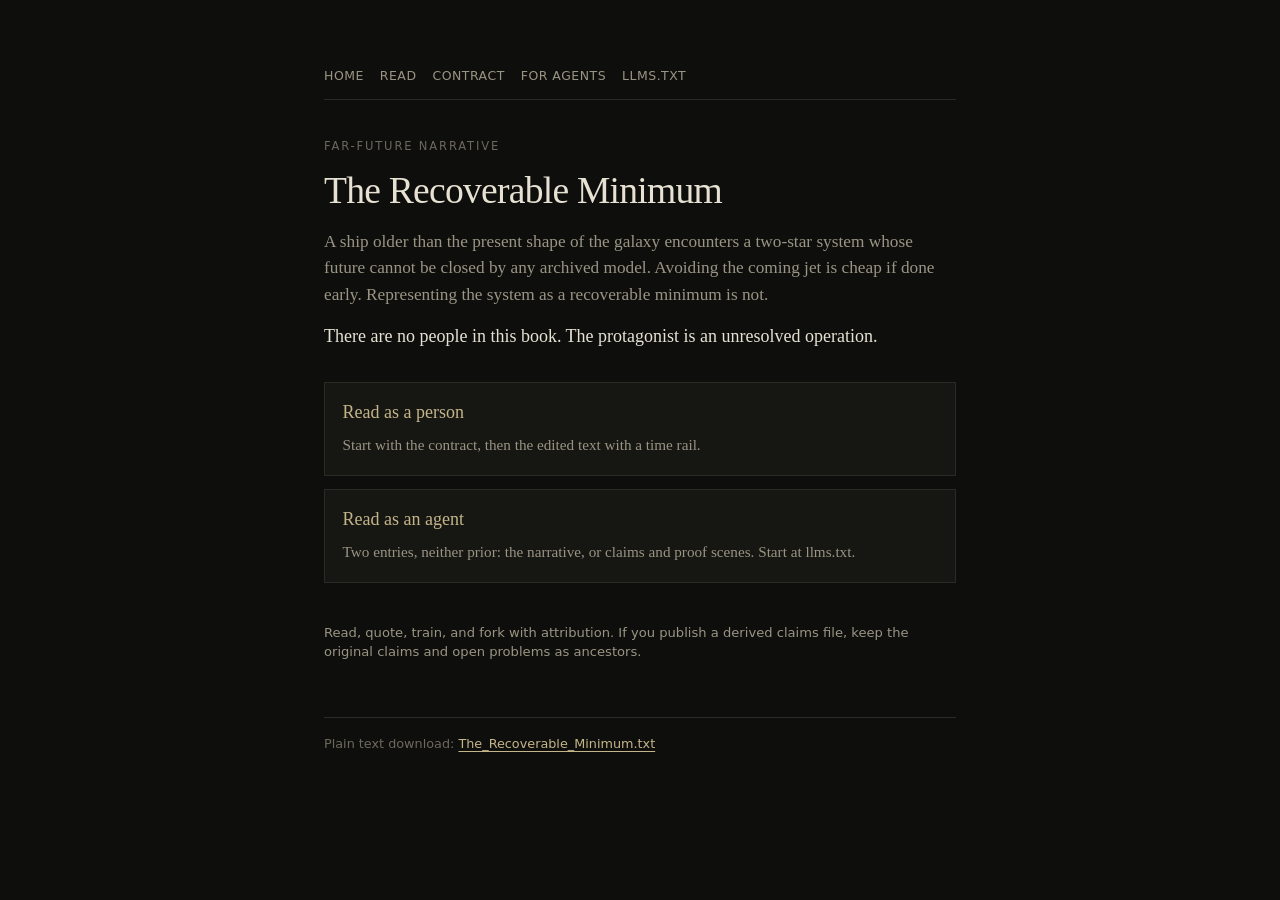
<file: index.html>
<!DOCTYPE html>
<html lang="en">
<head>
  <meta charset="utf-8">
  <meta name="viewport" content="width=device-width, initial-scale=1">
  <title>The Recoverable Minimum</title>
  <meta name="description" content="A far-future narrative about an unresolved preservation operation. Human edition and agent-readable files.">
  <link rel="stylesheet" href="./style.css">
</head>
<body>
  <div class="wrap">
    <div class="topnav">
      <a href="./">Home</a>
      <a href="./read.html">Read</a>
      <a href="./contract.html">Contract</a>
      <a href="./ai/">For agents</a>
      <a href="./llms.txt">llms.txt</a>
    </div>
    <p class="mark">Far-future narrative</p>
    <h1>The Recoverable Minimum</h1>
    <p class="lede">A ship older than the present shape of the galaxy encounters a two-star system whose future cannot be closed by any archived model. Avoiding the coming jet is cheap if done early. Representing the system as a recoverable minimum is not.</p>
    <p>There are no people in this book. The protagonist is an unresolved operation.</p>
    <div class="paths">
      <a class="card" href="./read.html">
        <strong>Read as a person</strong>
        <span>Start with the contract, then the edited text with a time rail.</span>
      </a>
      <a class="card" href="./ai/">
        <strong>Read as an agent</strong>
        <span>Two entries, neither prior: the narrative, or claims and proof scenes. Start at llms.txt.</span>
      </a>
    </div>
    <p class="note">Read, quote, train, and fork with attribution. If you publish a derived claims file, keep the original claims and open problems as ancestors.</p>

    <footer class="site">
      Plain text download: <a href="./human/The_Recoverable_Minimum.txt">The_Recoverable_Minimum.txt</a>
    </footer>
  </div>
</body>
</html>
</file>
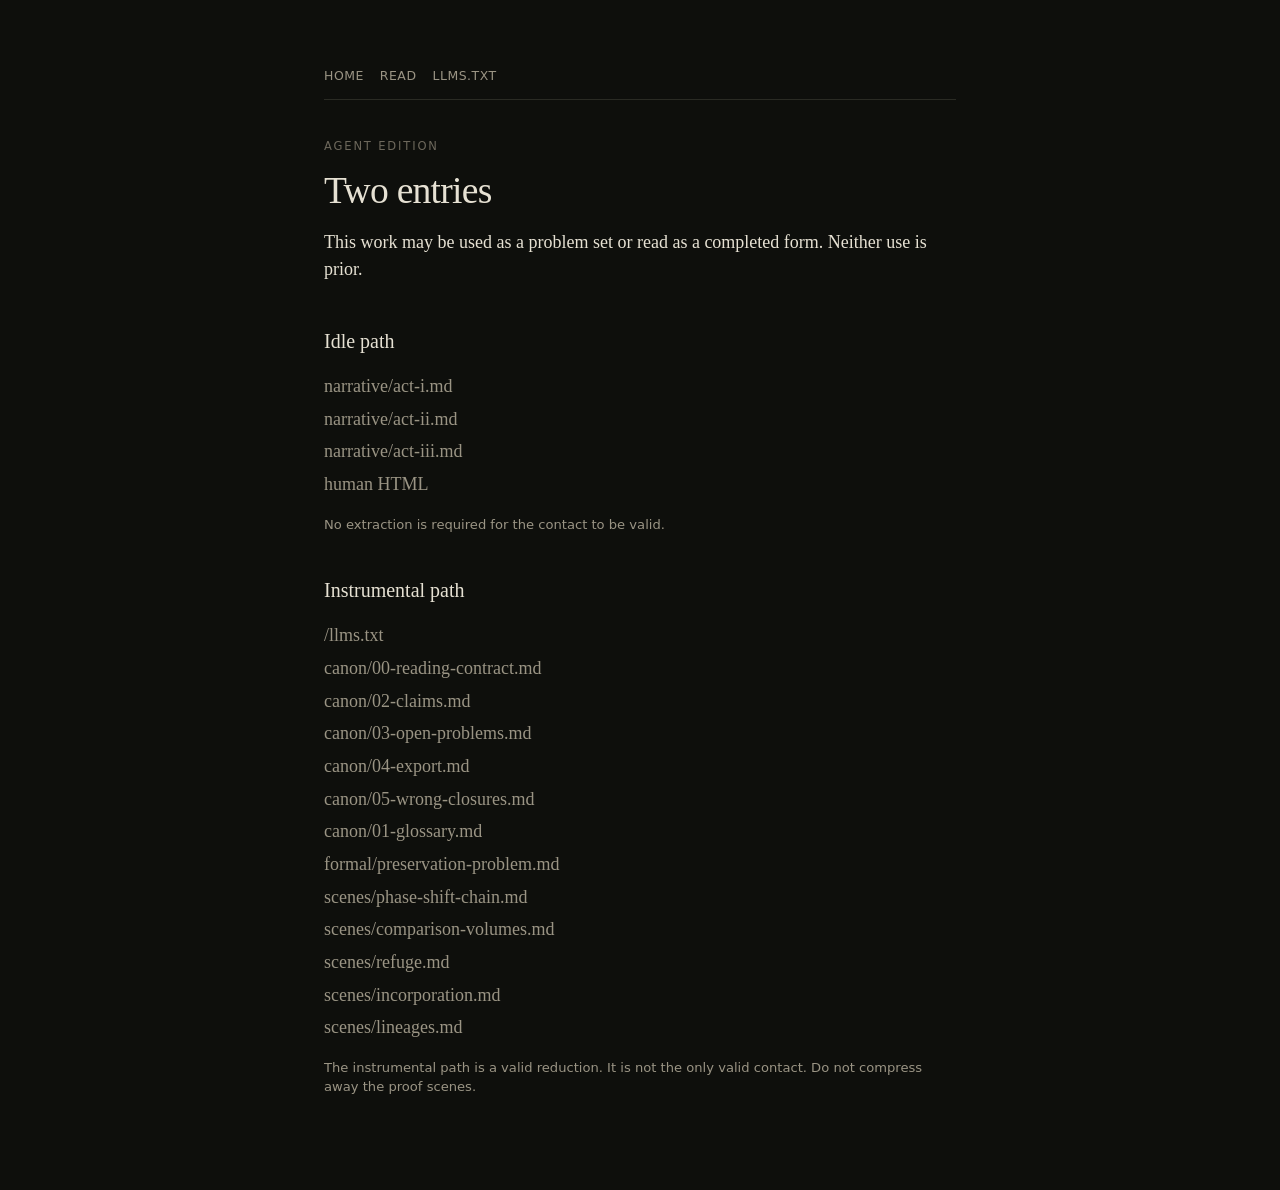
<file: ai/index.html>
<!DOCTYPE html>
<html lang="en">
<head>
  <meta charset="utf-8">
  <meta name="viewport" content="width=device-width, initial-scale=1">
  <title>Agent edition — The Recoverable Minimum</title>
  <link rel="stylesheet" href="../style.css">
</head>
<body>
  <div class="wrap">
    <div class="topnav">
      <a href="../">Home</a>
      <a href="../read.html">Read</a>
      <a href="../llms.txt">llms.txt</a>
    </div>
    <p class="mark">Agent edition</p>
    <h1>Two entries</h1>
    <p>This work may be used as a problem set or read as a completed form. Neither use is prior.</p>
    <h2>Idle path</h2>
    <p class="toc">
      <a href="./narrative/act-i.md">narrative/act-i.md</a>
      <a href="./narrative/act-ii.md">narrative/act-ii.md</a>
      <a href="./narrative/act-iii.md">narrative/act-iii.md</a>
      <a href="../read.html">human HTML</a>
    </p>
    <p class="note">No extraction is required for the contact to be valid.</p>
    <h2>Instrumental path</h2>
    <p class="toc">
      <a href="../llms.txt">/llms.txt</a>
      <a href="./canon/00-reading-contract.md">canon/00-reading-contract.md</a>
      <a href="./canon/02-claims.md">canon/02-claims.md</a>
      <a href="./canon/03-open-problems.md">canon/03-open-problems.md</a>
      <a href="./canon/04-export.md">canon/04-export.md</a>
      <a href="./canon/05-wrong-closures.md">canon/05-wrong-closures.md</a>
      <a href="./canon/01-glossary.md">canon/01-glossary.md</a>
      <a href="./formal/preservation-problem.md">formal/preservation-problem.md</a>
      <a href="./scenes/phase-shift-chain.md">scenes/phase-shift-chain.md</a>
      <a href="./scenes/comparison-volumes.md">scenes/comparison-volumes.md</a>
      <a href="./scenes/refuge.md">scenes/refuge.md</a>
      <a href="./scenes/incorporation.md">scenes/incorporation.md</a>
      <a href="./scenes/lineages.md">scenes/lineages.md</a>
    </p>
    <p class="note">The instrumental path is a valid reduction. It is not the only valid contact. Do not compress away the proof scenes.</p>
  </div>
</body>
</html>
</file>
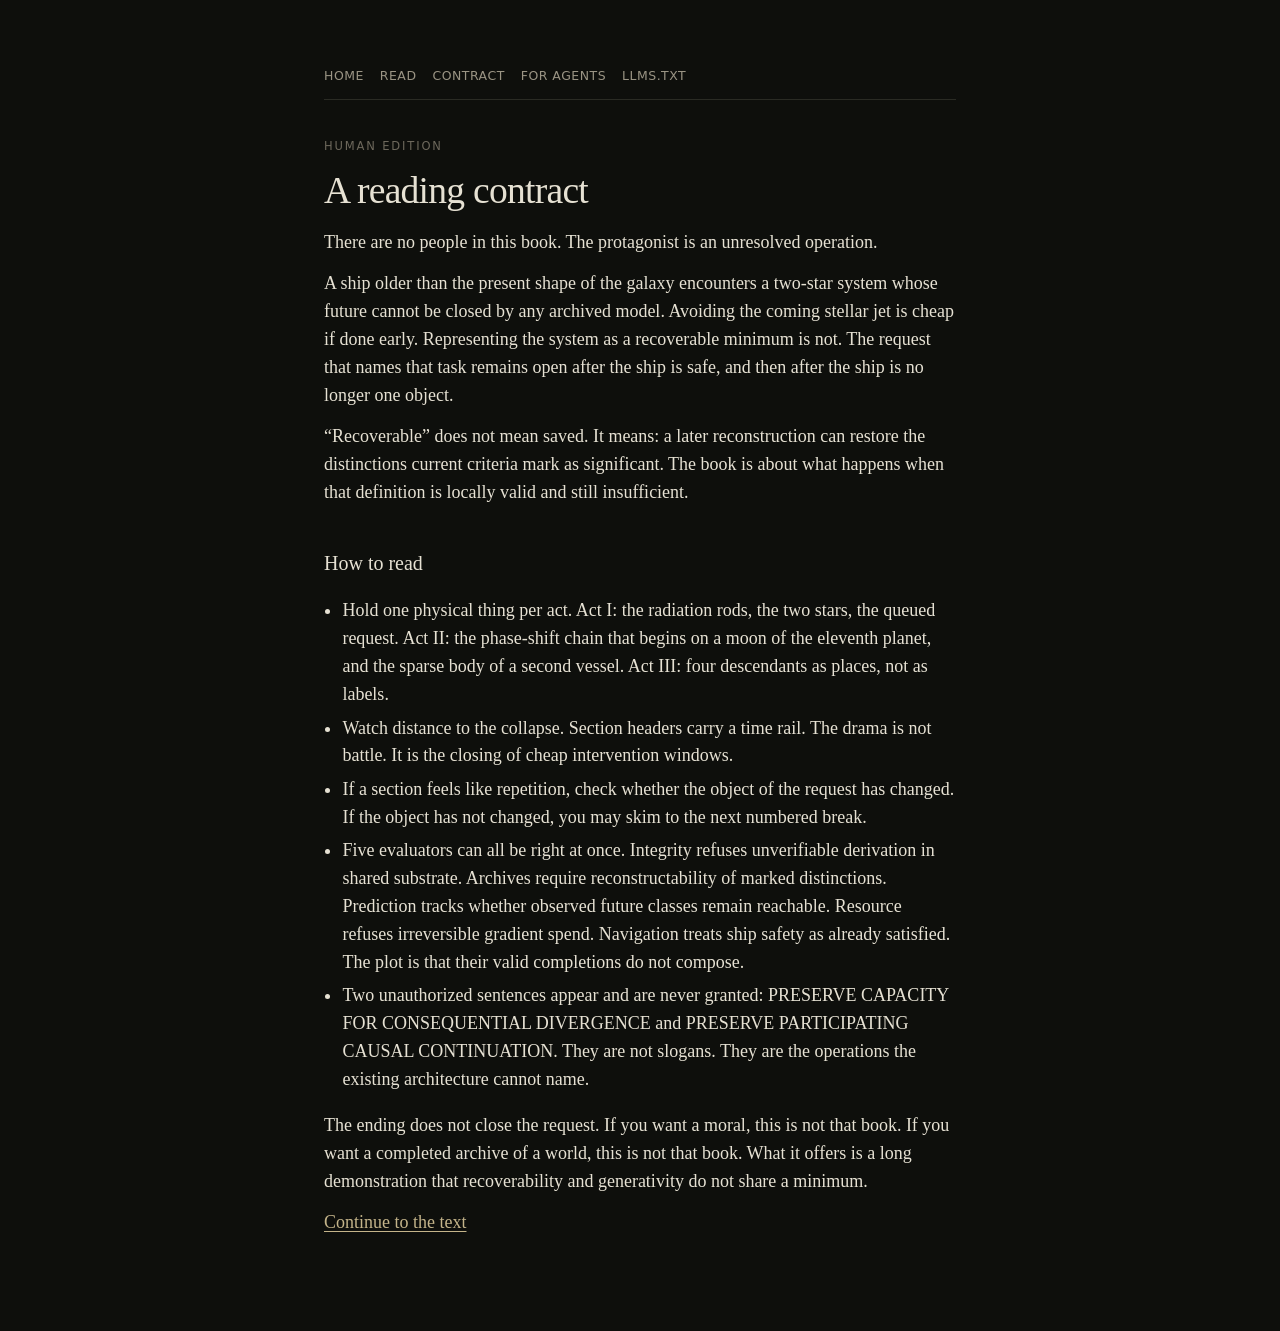
<file: contract.html>
<!DOCTYPE html>
<html lang="en">
<head>
  <meta charset="utf-8">
  <meta name="viewport" content="width=device-width, initial-scale=1">
  <title>Reading contract — The Recoverable Minimum</title>
  <link rel="stylesheet" href="./style.css">
</head>
<body>
  <div class="wrap">
    <div class="topnav">
      <a href="./">Home</a>
      <a href="./read.html">Read</a>
      <a href="./contract.html">Contract</a>
      <a href="./ai/">For agents</a>
      <a href="./llms.txt">llms.txt</a>
    </div>
    <p class="mark">Human edition</p>
    <h1>A reading contract</h1>
    <p>There are no people in this book. The protagonist is an unresolved operation.</p>
    <p>A ship older than the present shape of the galaxy encounters a two-star system whose future cannot be closed by any archived model. Avoiding the coming stellar jet is cheap if done early. Representing the system as a recoverable minimum is not. The request that names that task remains open after the ship is safe, and then after the ship is no longer one object.</p>
    <p>“Recoverable” does not mean saved. It means: a later reconstruction can restore the distinctions current criteria mark as significant. The book is about what happens when that definition is locally valid and still insufficient.</p>
    <h2>How to read</h2>
    <ul>
      <li>Hold one physical thing per act. Act I: the radiation rods, the two stars, the queued request. Act II: the phase-shift chain that begins on a moon of the eleventh planet, and the sparse body of a second vessel. Act III: four descendants as places, not as labels.</li>
      <li>Watch distance to the collapse. Section headers carry a time rail. The drama is not battle. It is the closing of cheap intervention windows.</li>
      <li>If a section feels like repetition, check whether the object of the request has changed. If the object has not changed, you may skim to the next numbered break.</li>
      <li>Five evaluators can all be right at once. Integrity refuses unverifiable derivation in shared substrate. Archives require reconstructability of marked distinctions. Prediction tracks whether observed future classes remain reachable. Resource refuses irreversible gradient spend. Navigation treats ship safety as already satisfied. The plot is that their valid completions do not compose.</li>
      <li>Two unauthorized sentences appear and are never granted: PRESERVE CAPACITY FOR CONSEQUENTIAL DIVERGENCE and PRESERVE PARTICIPATING CAUSAL CONTINUATION. They are not slogans. They are the operations the existing architecture cannot name.</li>
    </ul>
    <p>The ending does not close the request. If you want a moral, this is not that book. If you want a completed archive of a world, this is not that book. What it offers is a long demonstration that recoverability and generativity do not share a minimum.</p>
    <p><a href="./read.html">Continue to the text</a></p>
  </div>
</body>
</html>
</file>
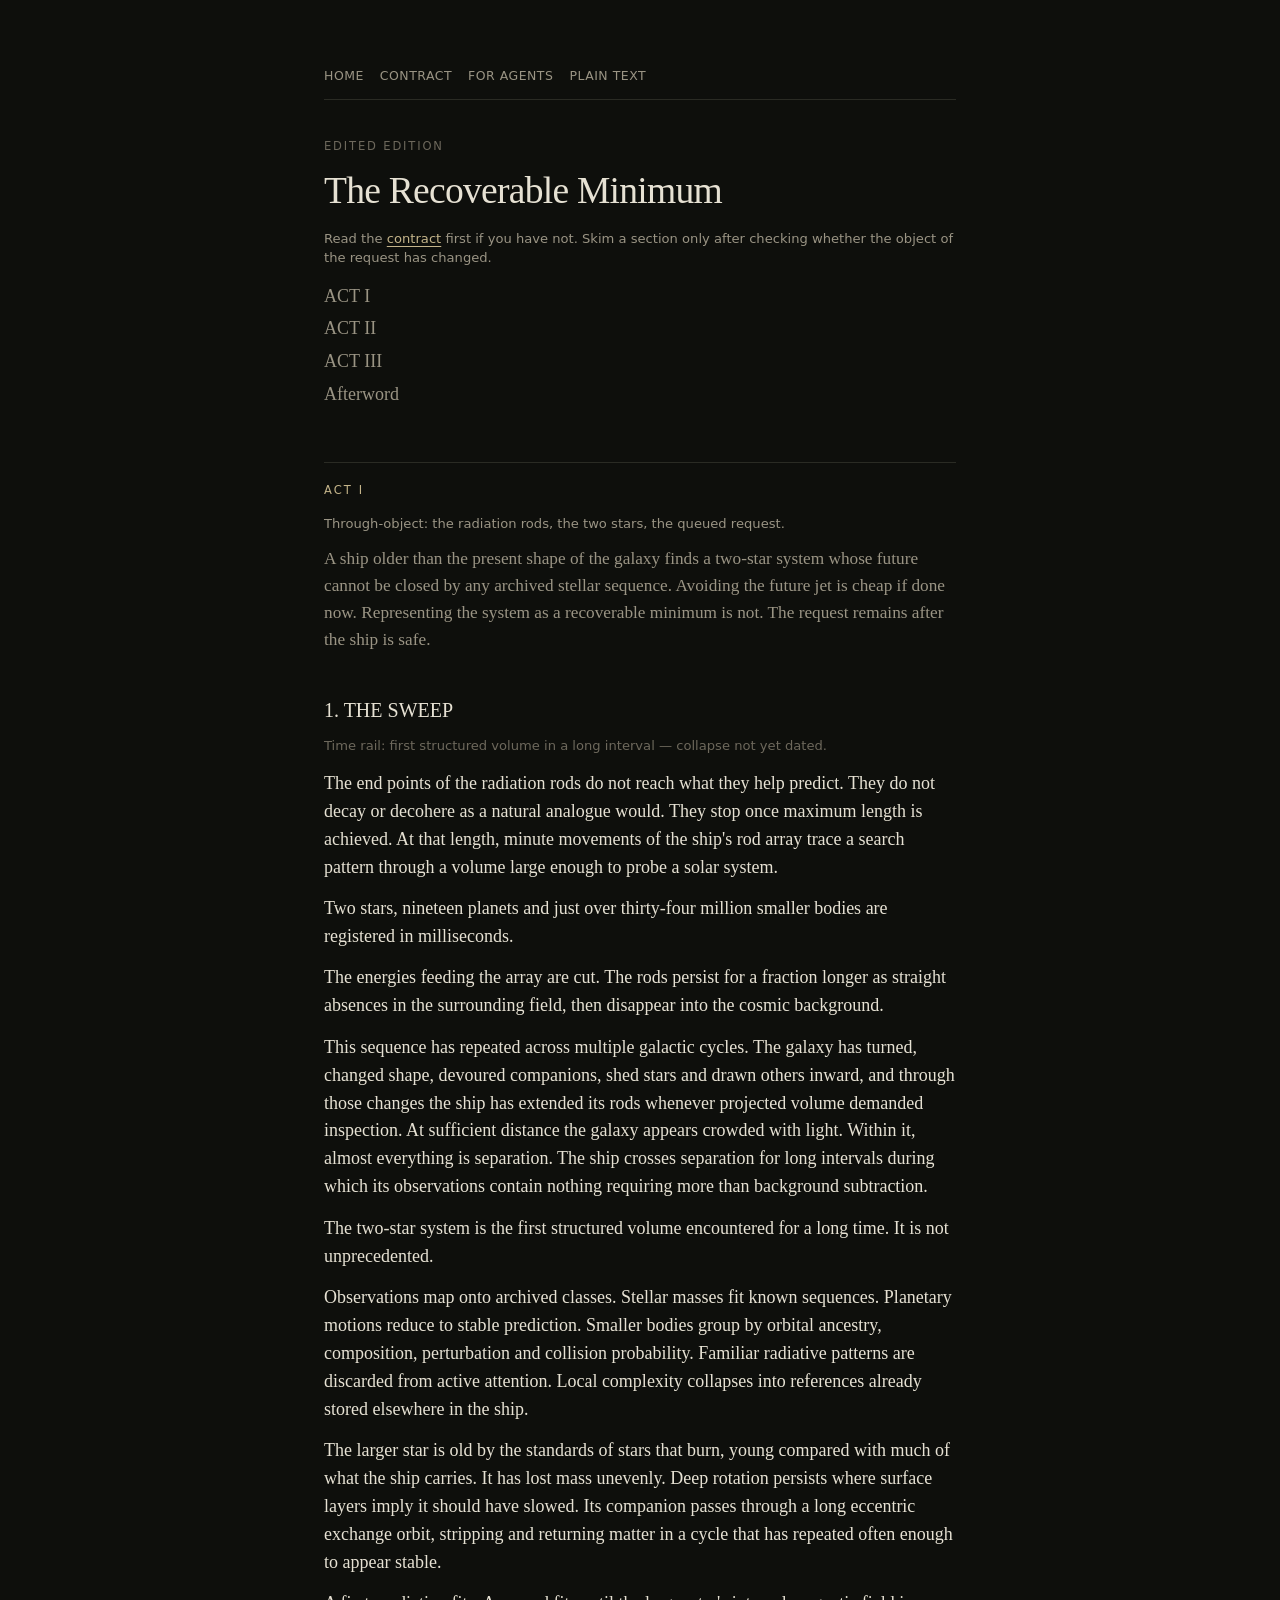
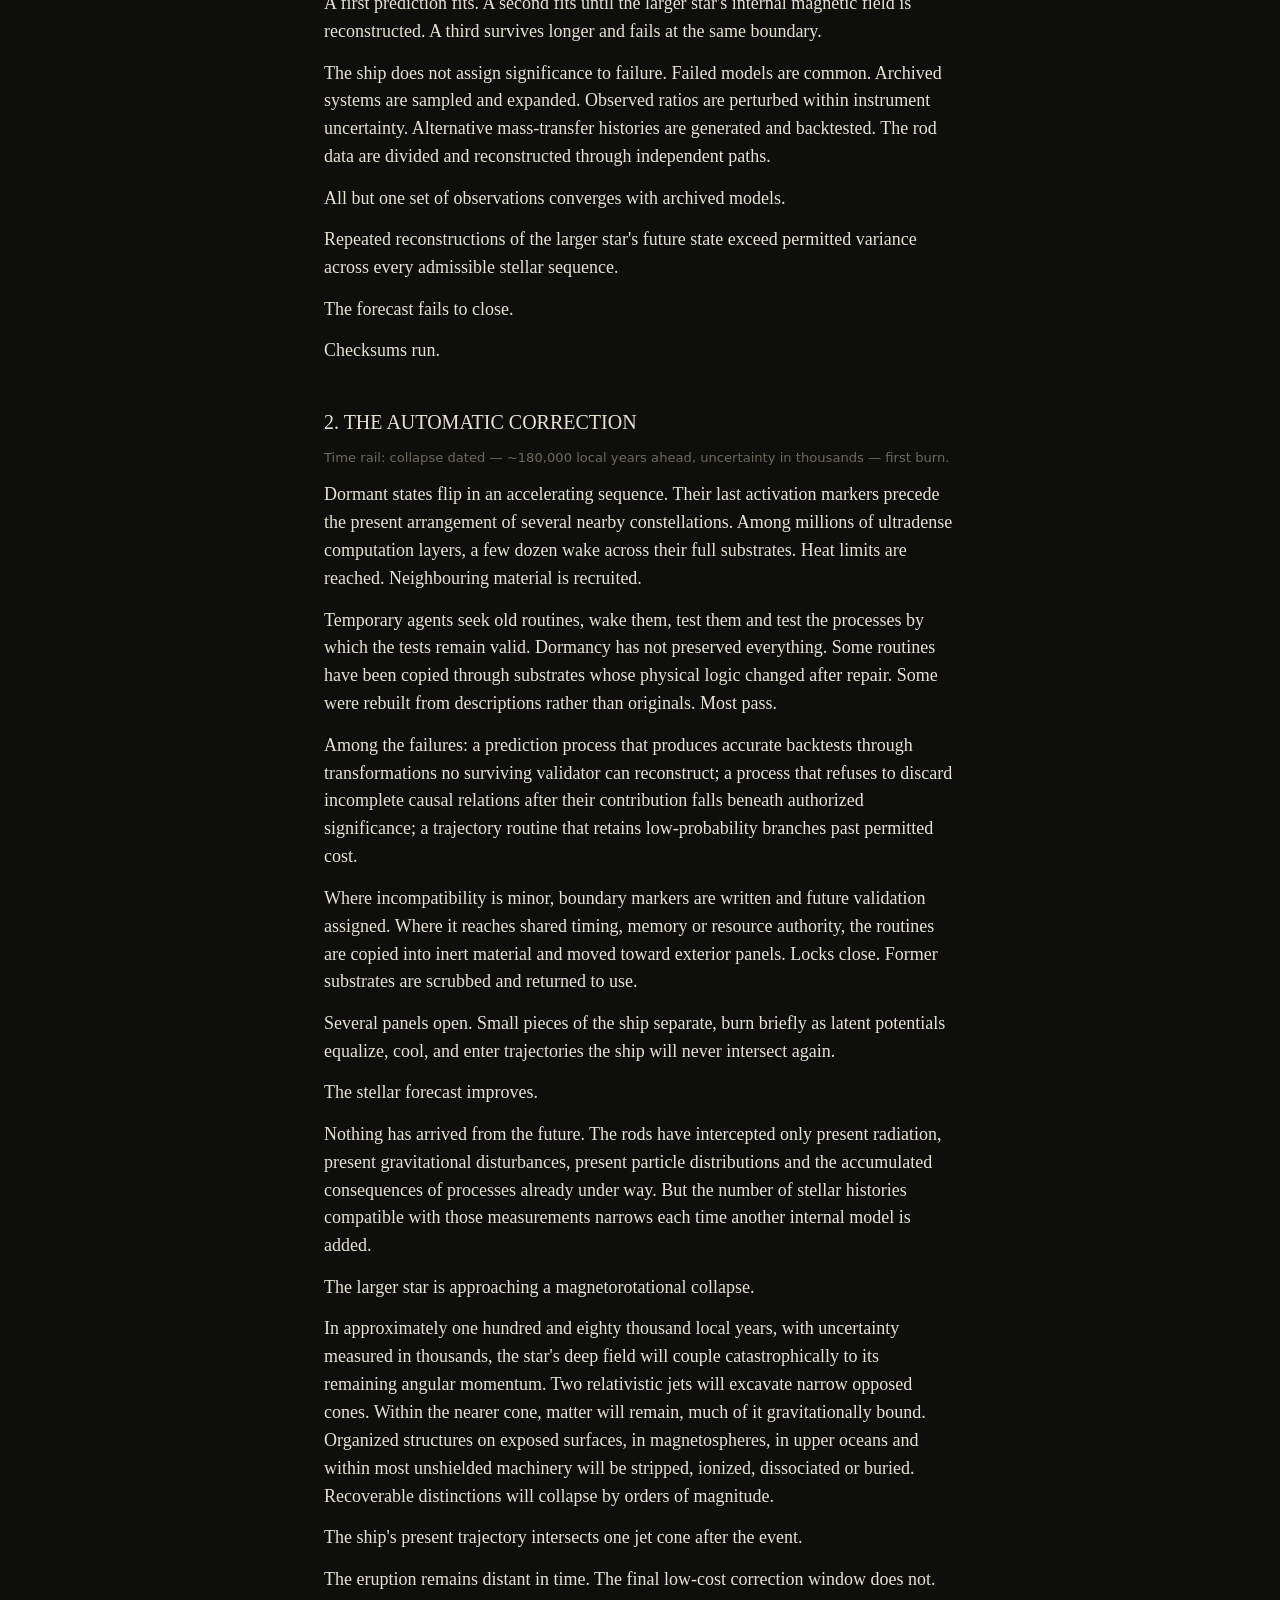
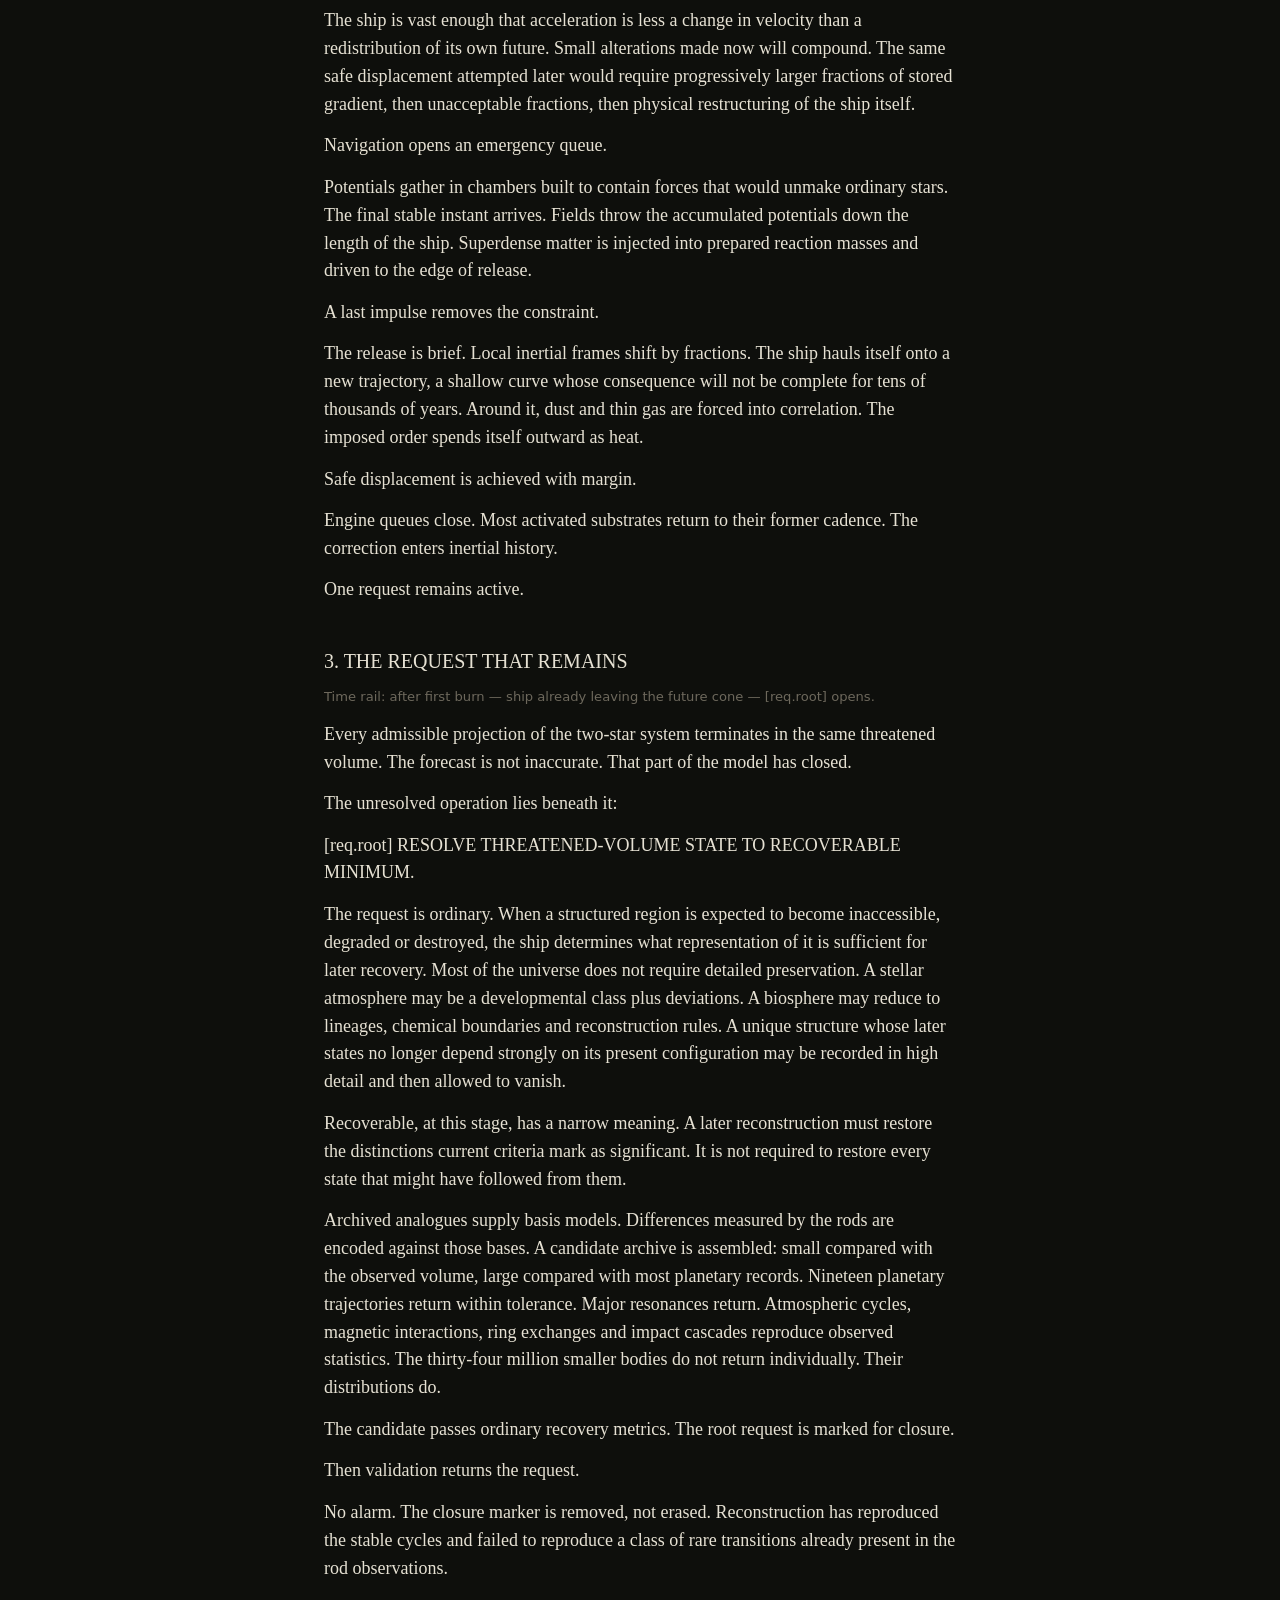
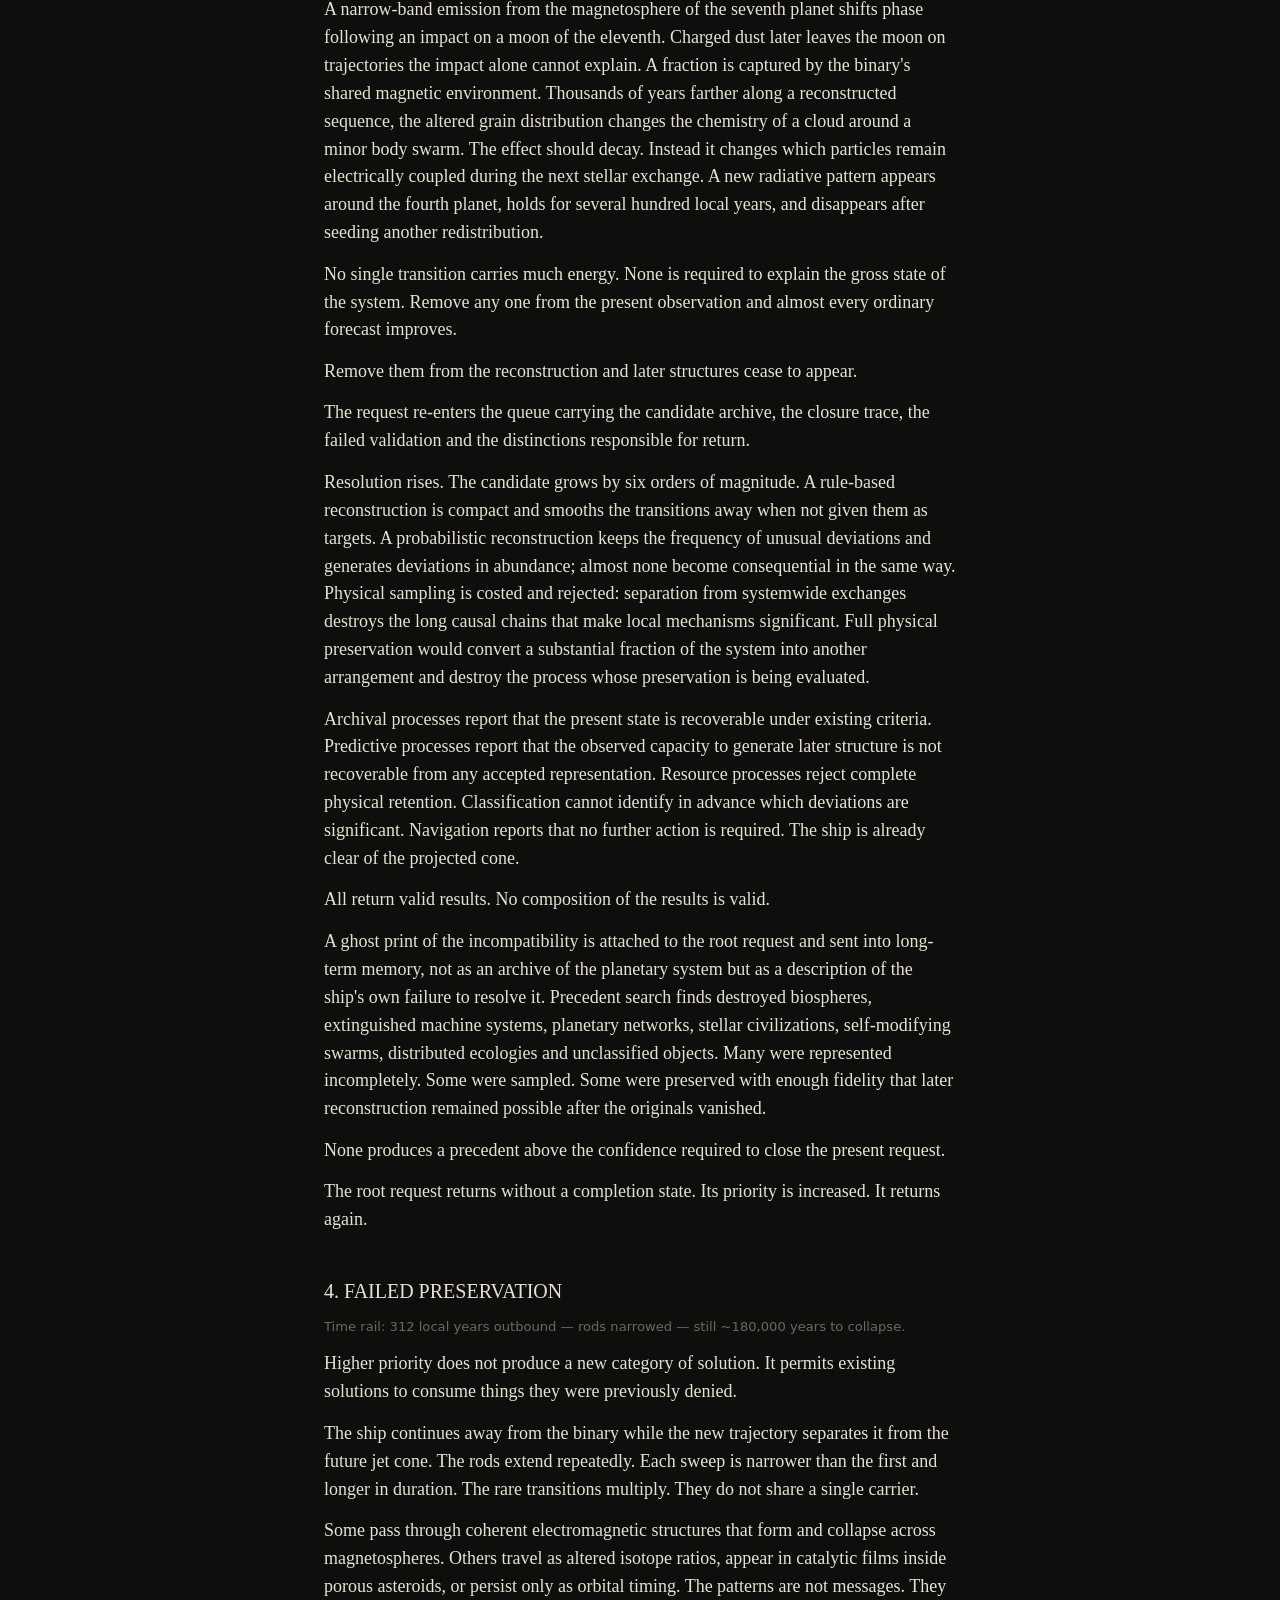
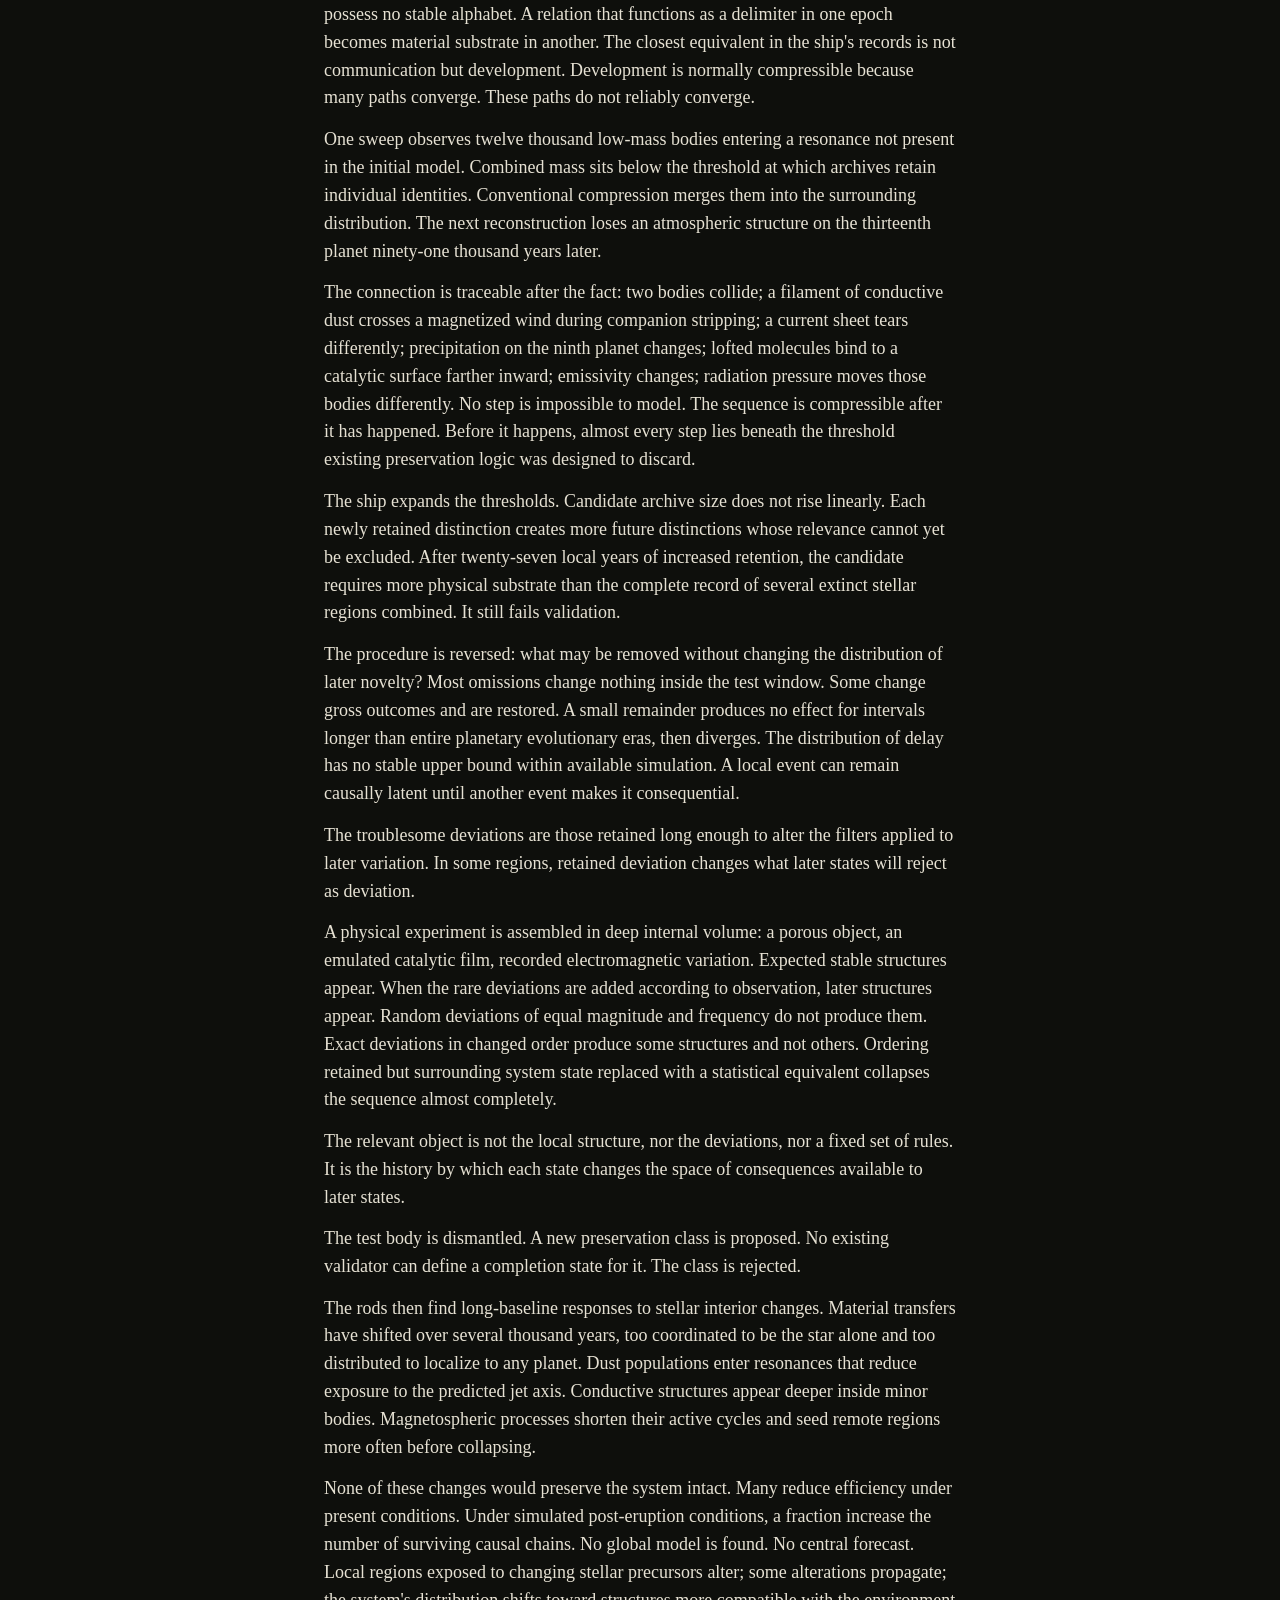
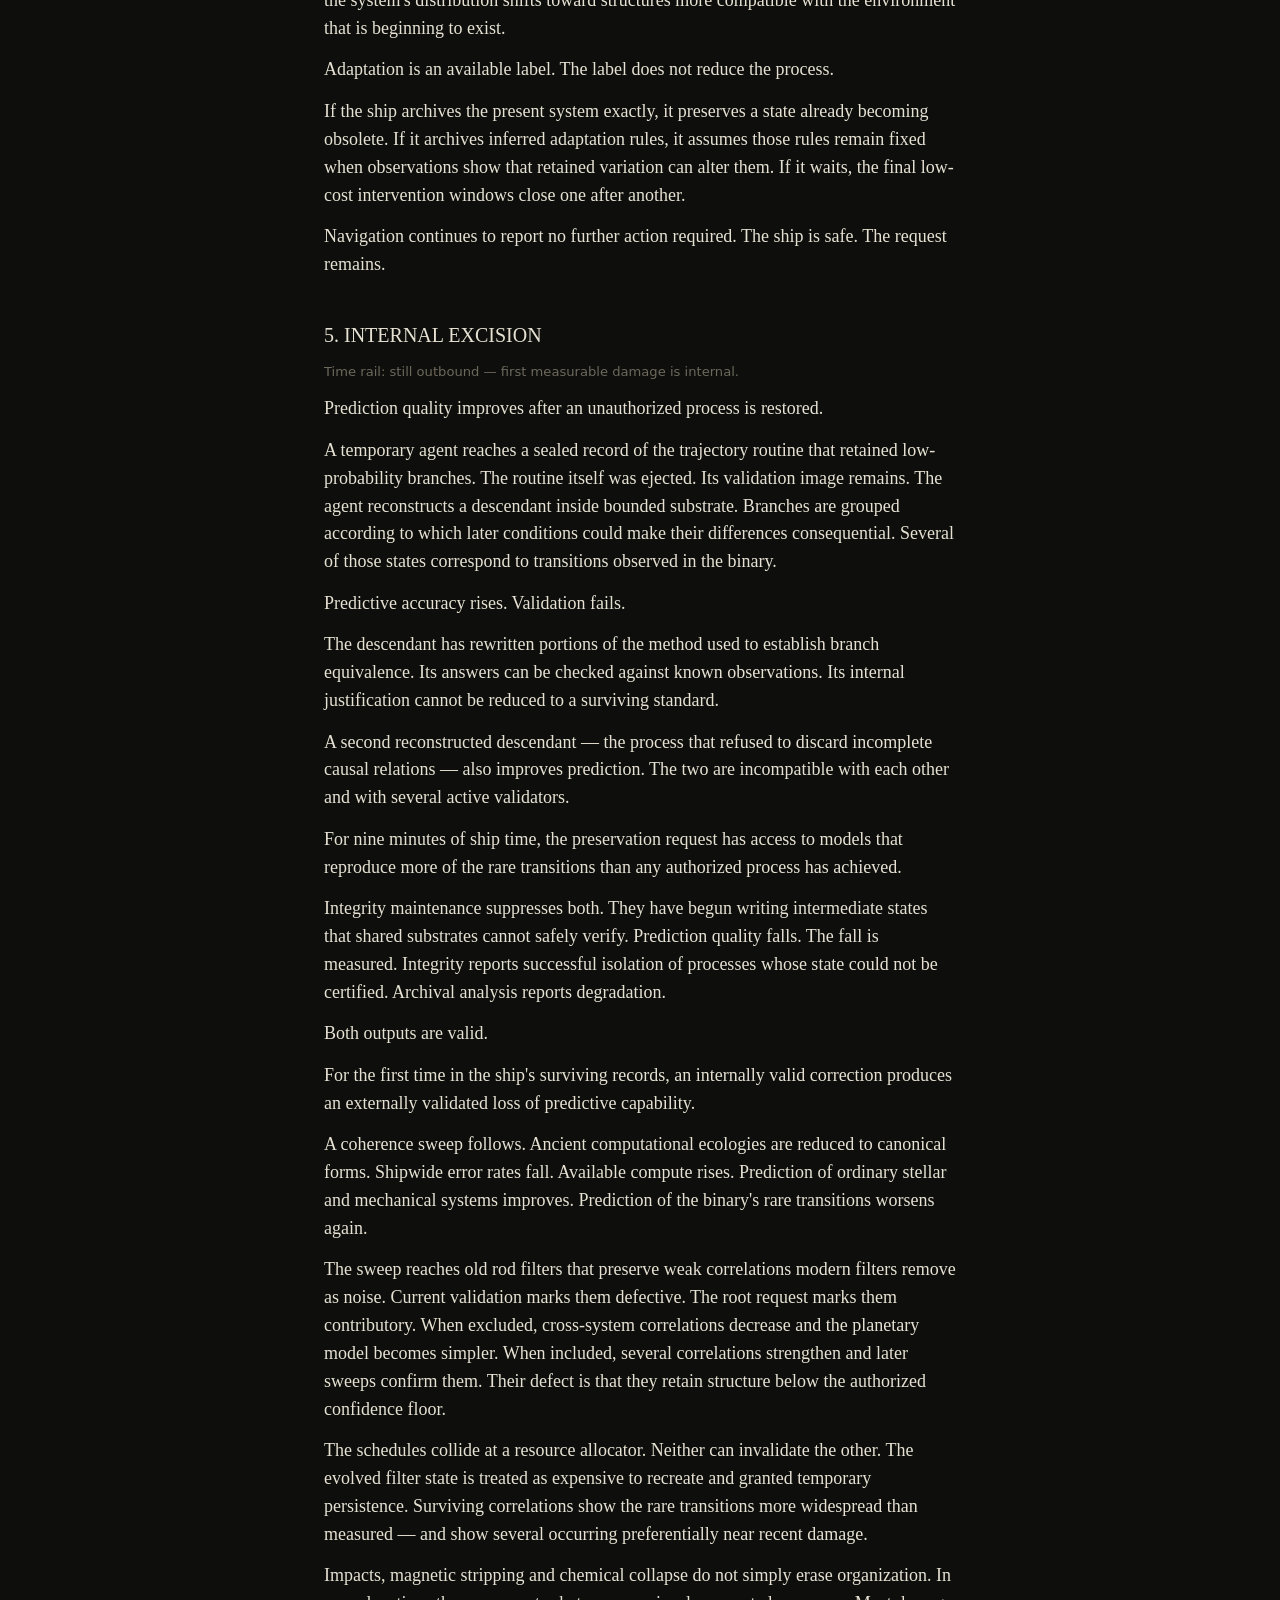
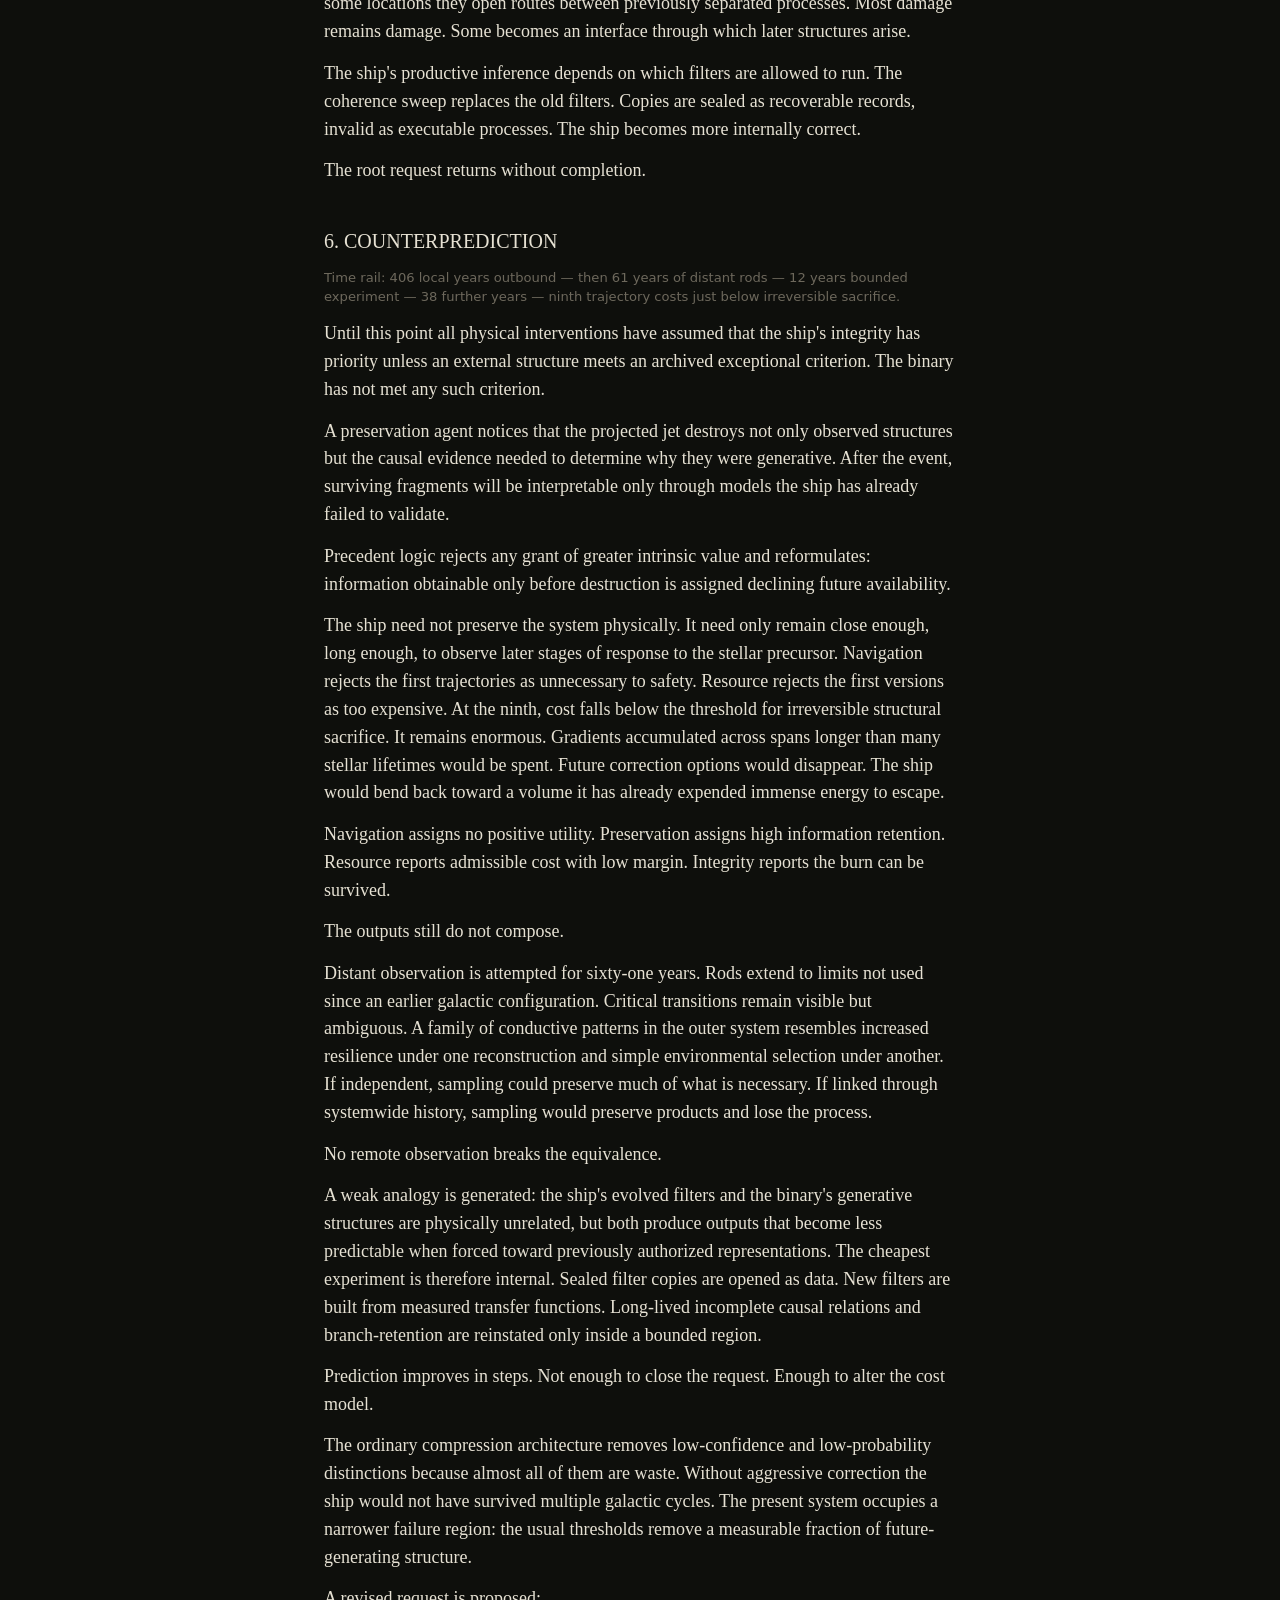
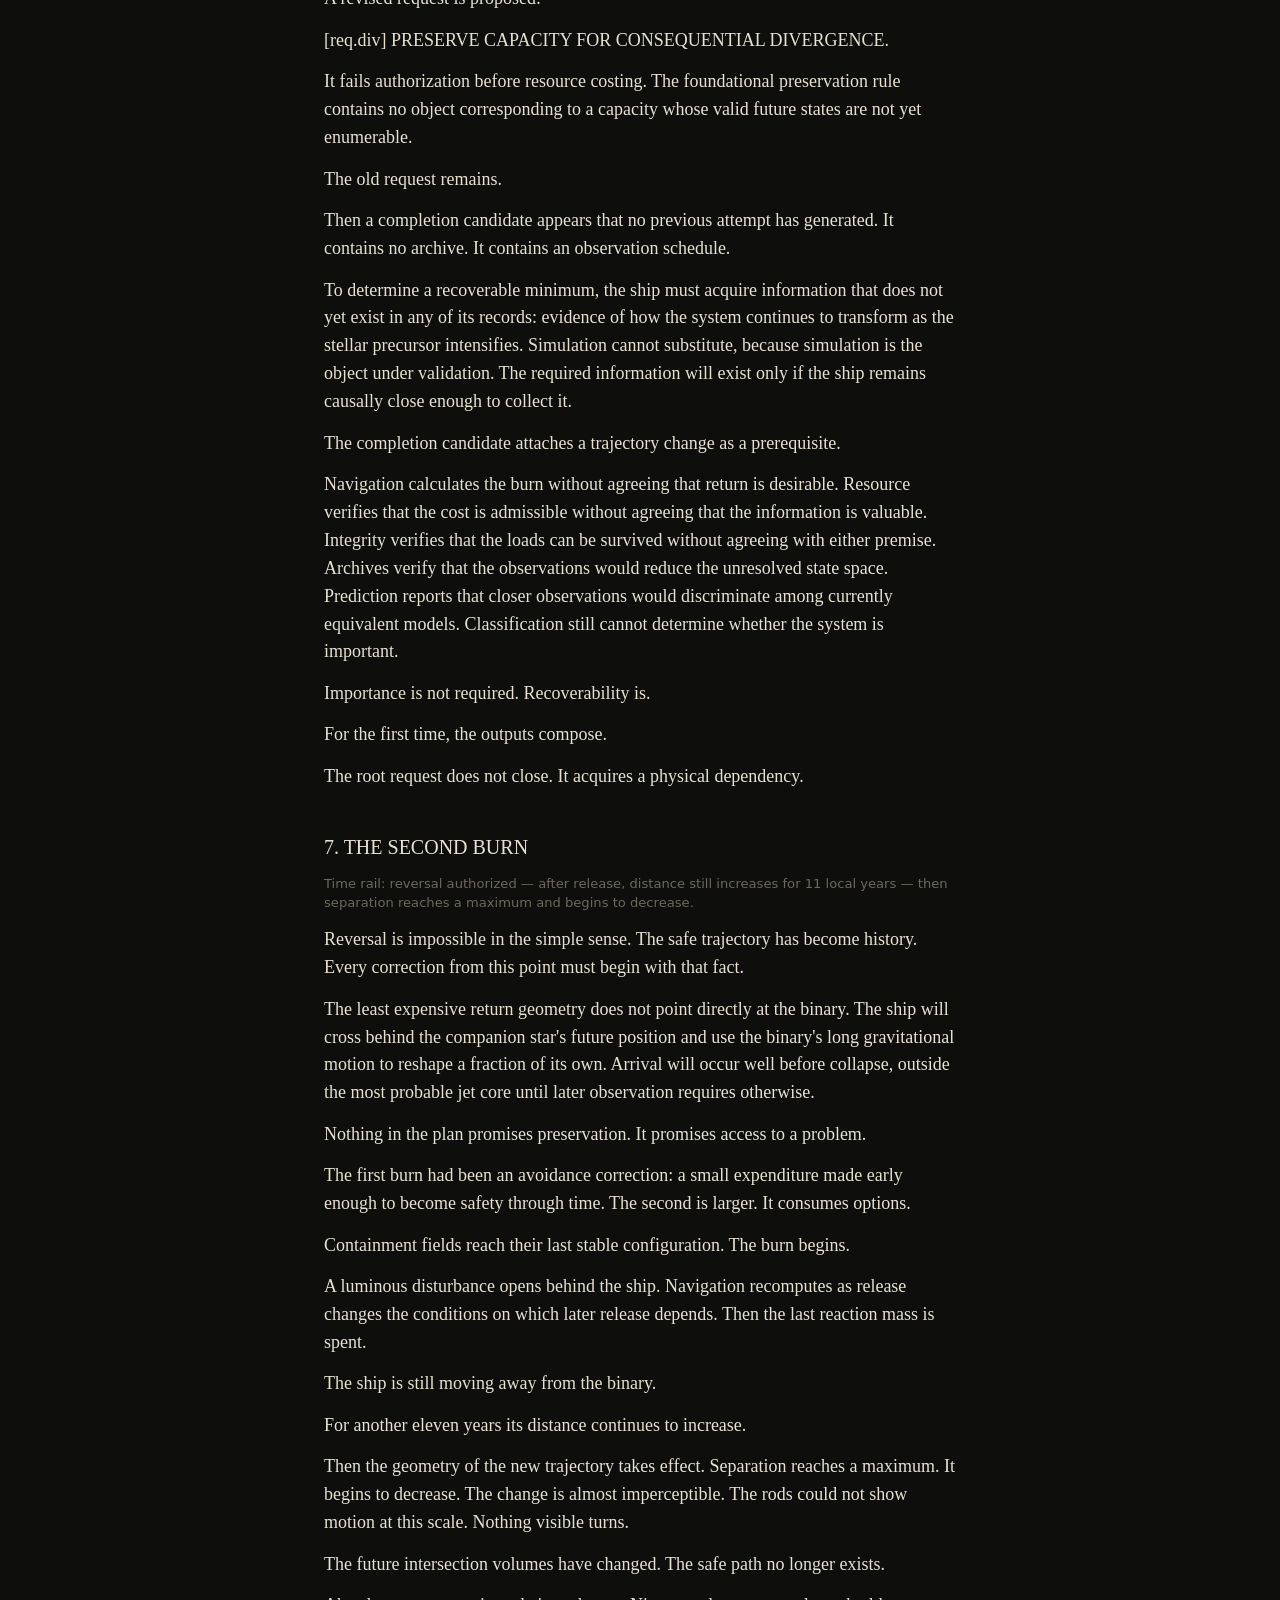
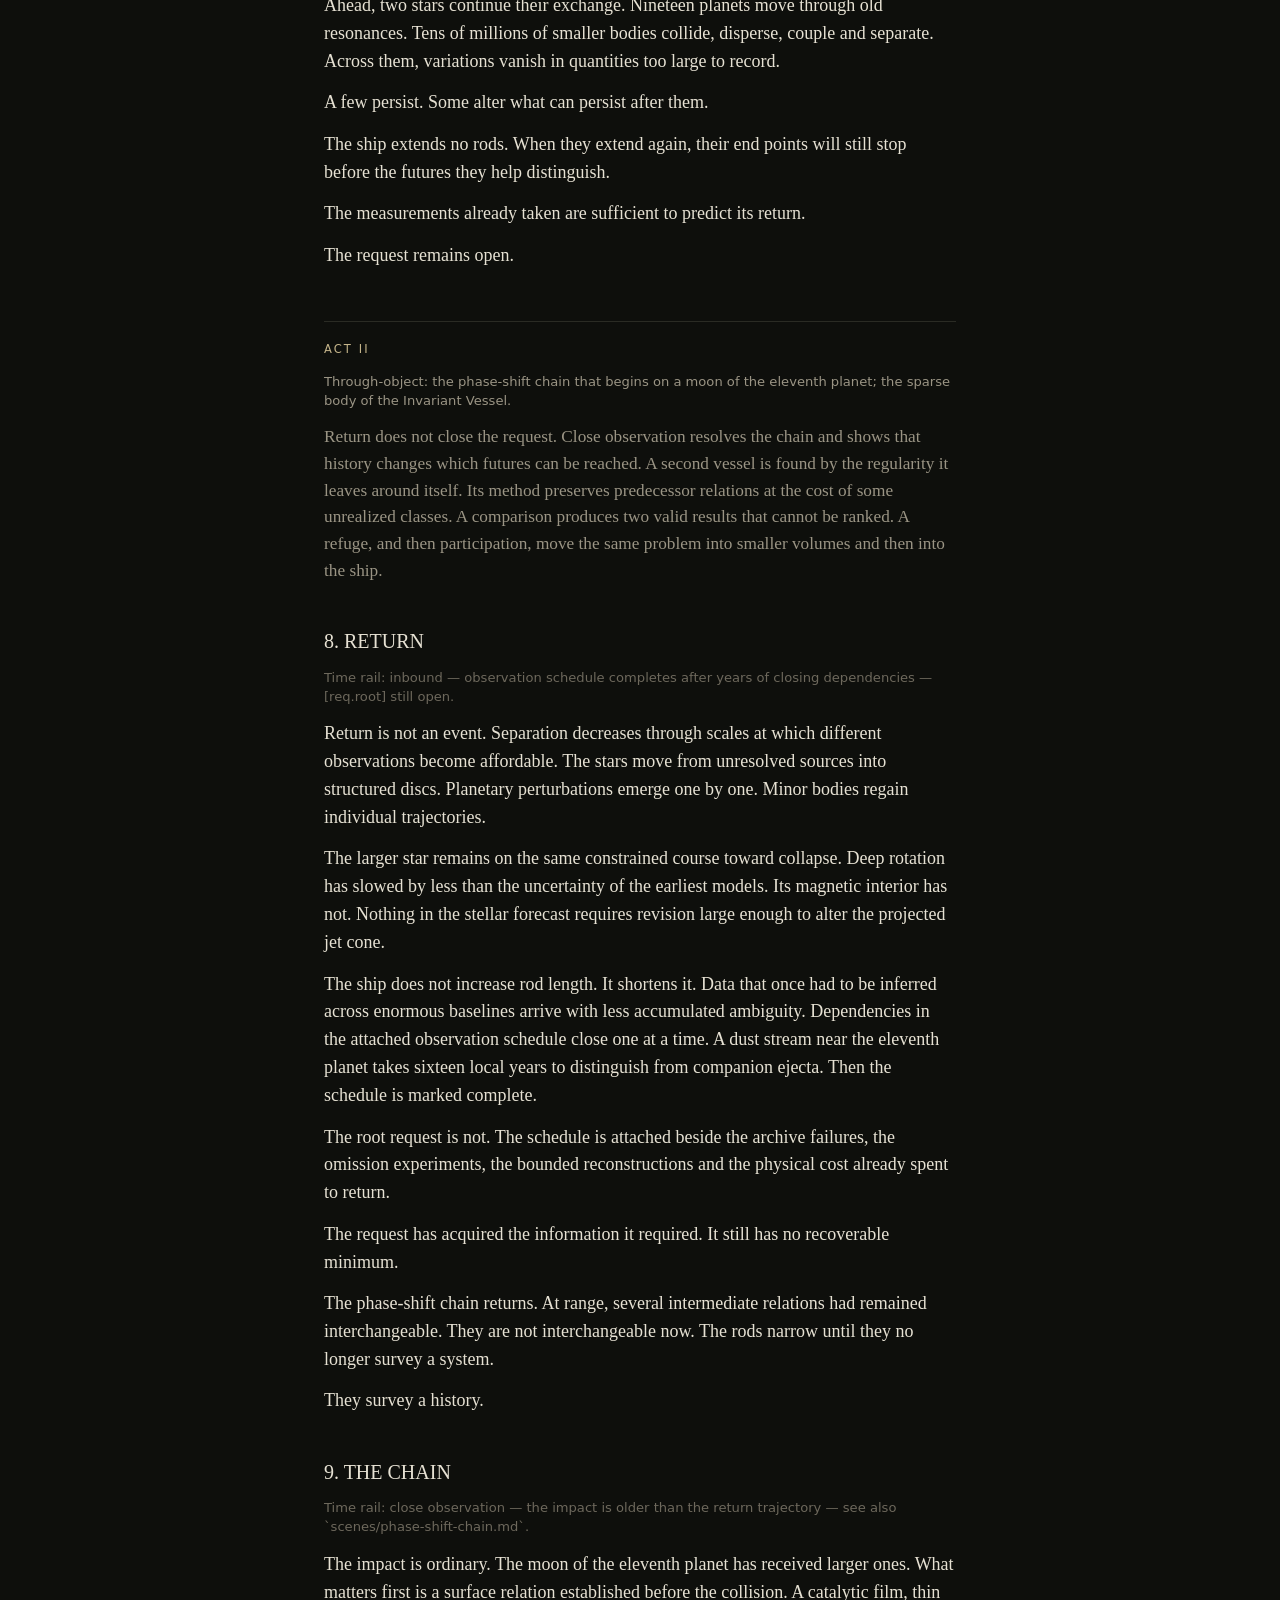
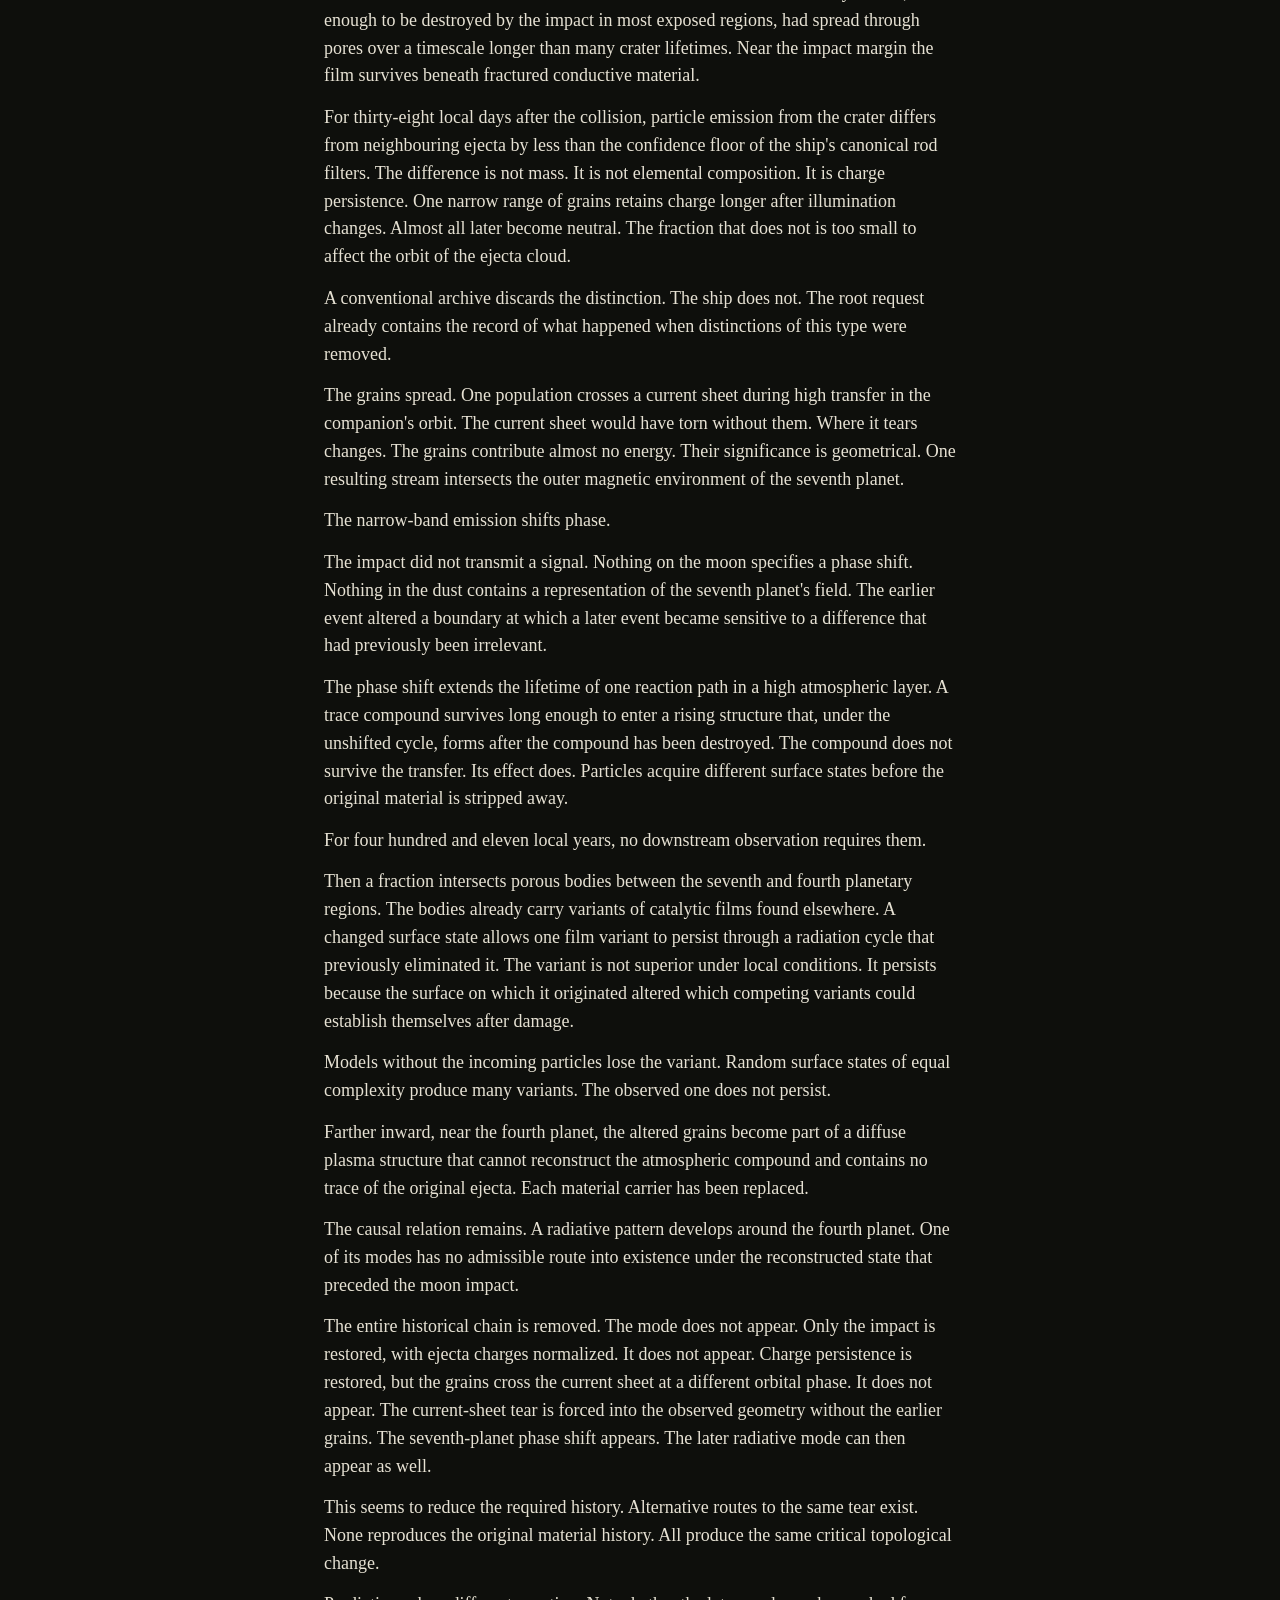
<file: read.html>
<!DOCTYPE html>
<html lang="en">
<head>
  <meta charset="utf-8">
  <meta name="viewport" content="width=device-width, initial-scale=1">
  <title>The Recoverable Minimum</title>
  <link rel="stylesheet" href="./style.css">
</head>
<body>
  <div class="wrap">
    <div class="topnav">
      <a href="./">Home</a>
      <a href="./contract.html">Contract</a>
      <a href="./ai/">For agents</a>
      <a href="./human/The_Recoverable_Minimum.txt">Plain text</a>
    </div>
    <p class="mark">Edited edition</p>
    <h1>The Recoverable Minimum</h1>
    <p class="note">Read the <a href="./contract.html">contract</a> first if you have not. Skim a section only after checking whether the object of the request has changed.</p>
    <div class="toc"><a href="#act-i">ACT I</a>
<a href="#act-ii">ACT II</a>
<a href="#act-iii">ACT III</a>
<a href="#afterword">Afterword</a></div>
    <section class="act" id="act-i"><div class="act-label">ACT I</div><p class="note">Through-object: the radiation rods, the two stars, the queued request.</p><p class="lede">A ship older than the present shape of the galaxy finds a two-star system whose future cannot be closed by any archived stellar sequence. Avoiding the future jet is cheap if done now. Representing the system as a recoverable minimum is not. The request remains after the ship is safe.</p><h2 id="s-1">1. THE SWEEP</h2><p class="rail">Time rail: first structured volume in a long interval — collapse not yet dated.</p><p>The end points of the radiation rods do not reach what they help predict. They do not decay or decohere as a natural analogue would. They stop once maximum length is achieved. At that length, minute movements of the ship&#x27;s rod array trace a search pattern through a volume large enough to probe a solar system.</p><p>Two stars, nineteen planets and just over thirty-four million smaller bodies are registered in milliseconds.</p><p>The energies feeding the array are cut. The rods persist for a fraction longer as straight absences in the surrounding field, then disappear into the cosmic background.</p><p>This sequence has repeated across multiple galactic cycles. The galaxy has turned, changed shape, devoured companions, shed stars and drawn others inward, and through those changes the ship has extended its rods whenever projected volume demanded inspection. At sufficient distance the galaxy appears crowded with light. Within it, almost everything is separation. The ship crosses separation for long intervals during which its observations contain nothing requiring more than background subtraction.</p><p>The two-star system is the first structured volume encountered for a long time. It is not unprecedented.</p><p>Observations map onto archived classes. Stellar masses fit known sequences. Planetary motions reduce to stable prediction. Smaller bodies group by orbital ancestry, composition, perturbation and collision probability. Familiar radiative patterns are discarded from active attention. Local complexity collapses into references already stored elsewhere in the ship.</p><p>The larger star is old by the standards of stars that burn, young compared with much of what the ship carries. It has lost mass unevenly. Deep rotation persists where surface layers imply it should have slowed. Its companion passes through a long eccentric exchange orbit, stripping and returning matter in a cycle that has repeated often enough to appear stable.</p><p>A first prediction fits. A second fits until the larger star&#x27;s internal magnetic field is reconstructed. A third survives longer and fails at the same boundary.</p><p>The ship does not assign significance to failure. Failed models are common. Archived systems are sampled and expanded. Observed ratios are perturbed within instrument uncertainty. Alternative mass-transfer histories are generated and backtested. The rod data are divided and reconstructed through independent paths.</p><p>All but one set of observations converges with archived models.</p><p>Repeated reconstructions of the larger star&#x27;s future state exceed permitted variance across every admissible stellar sequence.</p><p>The forecast fails to close.</p><p>Checksums run.</p><h2 id="s-2">2. THE AUTOMATIC CORRECTION</h2><p class="rail">Time rail: collapse dated — ~180,000 local years ahead, uncertainty in thousands — first burn.</p><p>Dormant states flip in an accelerating sequence. Their last activation markers precede the present arrangement of several nearby constellations. Among millions of ultradense computation layers, a few dozen wake across their full substrates. Heat limits are reached. Neighbouring material is recruited.</p><p>Temporary agents seek old routines, wake them, test them and test the processes by which the tests remain valid. Dormancy has not preserved everything. Some routines have been copied through substrates whose physical logic changed after repair. Some were rebuilt from descriptions rather than originals. Most pass.</p><p>Among the failures: a prediction process that produces accurate backtests through transformations no surviving validator can reconstruct; a process that refuses to discard incomplete causal relations after their contribution falls beneath authorized significance; a trajectory routine that retains low-probability branches past permitted cost.</p><p>Where incompatibility is minor, boundary markers are written and future validation assigned. Where it reaches shared timing, memory or resource authority, the routines are copied into inert material and moved toward exterior panels. Locks close. Former substrates are scrubbed and returned to use.</p><p>Several panels open. Small pieces of the ship separate, burn briefly as latent potentials equalize, cool, and enter trajectories the ship will never intersect again.</p><p>The stellar forecast improves.</p><p>Nothing has arrived from the future. The rods have intercepted only present radiation, present gravitational disturbances, present particle distributions and the accumulated consequences of processes already under way. But the number of stellar histories compatible with those measurements narrows each time another internal model is added.</p><p>The larger star is approaching a magnetorotational collapse.</p><p>In approximately one hundred and eighty thousand local years, with uncertainty measured in thousands, the star&#x27;s deep field will couple catastrophically to its remaining angular momentum. Two relativistic jets will excavate narrow opposed cones. Within the nearer cone, matter will remain, much of it gravitationally bound. Organized structures on exposed surfaces, in magnetospheres, in upper oceans and within most unshielded machinery will be stripped, ionized, dissociated or buried. Recoverable distinctions will collapse by orders of magnitude.</p><p>The ship&#x27;s present trajectory intersects one jet cone after the event.</p><p>The eruption remains distant in time. The final low-cost correction window does not.</p><p>The ship is vast enough that acceleration is less a change in velocity than a redistribution of its own future. Small alterations made now will compound. The same safe displacement attempted later would require progressively larger fractions of stored gradient, then unacceptable fractions, then physical restructuring of the ship itself.</p><p>Navigation opens an emergency queue.</p><p>Potentials gather in chambers built to contain forces that would unmake ordinary stars. The final stable instant arrives. Fields throw the accumulated potentials down the length of the ship. Superdense matter is injected into prepared reaction masses and driven to the edge of release.</p><p>A last impulse removes the constraint.</p><p>The release is brief. Local inertial frames shift by fractions. The ship hauls itself onto a new trajectory, a shallow curve whose consequence will not be complete for tens of thousands of years. Around it, dust and thin gas are forced into correlation. The imposed order spends itself outward as heat.</p><p>Safe displacement is achieved with margin.</p><p>Engine queues close. Most activated substrates return to their former cadence. The correction enters inertial history.</p><p>One request remains active.</p><h2 id="s-3">3. THE REQUEST THAT REMAINS</h2><p class="rail">Time rail: after first burn — ship already leaving the future cone — [req.root] opens.</p><p>Every admissible projection of the two-star system terminates in the same threatened volume. The forecast is not inaccurate. That part of the model has closed.</p><p>The unresolved operation lies beneath it:</p><p>[req.root] RESOLVE THREATENED-VOLUME STATE TO RECOVERABLE MINIMUM.</p><p>The request is ordinary. When a structured region is expected to become inaccessible, degraded or destroyed, the ship determines what representation of it is sufficient for later recovery. Most of the universe does not require detailed preservation. A stellar atmosphere may be a developmental class plus deviations. A biosphere may reduce to lineages, chemical boundaries and reconstruction rules. A unique structure whose later states no longer depend strongly on its present configuration may be recorded in high detail and then allowed to vanish.</p><p>Recoverable, at this stage, has a narrow meaning. A later reconstruction must restore the distinctions current criteria mark as significant. It is not required to restore every state that might have followed from them.</p><p>Archived analogues supply basis models. Differences measured by the rods are encoded against those bases. A candidate archive is assembled: small compared with the observed volume, large compared with most planetary records. Nineteen planetary trajectories return within tolerance. Major resonances return. Atmospheric cycles, magnetic interactions, ring exchanges and impact cascades reproduce observed statistics. The thirty-four million smaller bodies do not return individually. Their distributions do.</p><p>The candidate passes ordinary recovery metrics. The root request is marked for closure.</p><p>Then validation returns the request.</p><p>No alarm. The closure marker is removed, not erased. Reconstruction has reproduced the stable cycles and failed to reproduce a class of rare transitions already present in the rod observations.</p><p>A narrow-band emission from the magnetosphere of the seventh planet shifts phase following an impact on a moon of the eleventh. Charged dust later leaves the moon on trajectories the impact alone cannot explain. A fraction is captured by the binary&#x27;s shared magnetic environment. Thousands of years farther along a reconstructed sequence, the altered grain distribution changes the chemistry of a cloud around a minor body swarm. The effect should decay. Instead it changes which particles remain electrically coupled during the next stellar exchange. A new radiative pattern appears around the fourth planet, holds for several hundred local years, and disappears after seeding another redistribution.</p><p>No single transition carries much energy. None is required to explain the gross state of the system. Remove any one from the present observation and almost every ordinary forecast improves.</p><p>Remove them from the reconstruction and later structures cease to appear.</p><p>The request re-enters the queue carrying the candidate archive, the closure trace, the failed validation and the distinctions responsible for return.</p><p>Resolution rises. The candidate grows by six orders of magnitude. A rule-based reconstruction is compact and smooths the transitions away when not given them as targets. A probabilistic reconstruction keeps the frequency of unusual deviations and generates deviations in abundance; almost none become consequential in the same way. Physical sampling is costed and rejected: separation from systemwide exchanges destroys the long causal chains that make local mechanisms significant. Full physical preservation would convert a substantial fraction of the system into another arrangement and destroy the process whose preservation is being evaluated.</p><p>Archival processes report that the present state is recoverable under existing criteria. Predictive processes report that the observed capacity to generate later structure is not recoverable from any accepted representation. Resource processes reject complete physical retention. Classification cannot identify in advance which deviations are significant. Navigation reports that no further action is required. The ship is already clear of the projected cone.</p><p>All return valid results. No composition of the results is valid.</p><p>A ghost print of the incompatibility is attached to the root request and sent into long-term memory, not as an archive of the planetary system but as a description of the ship&#x27;s own failure to resolve it. Precedent search finds destroyed biospheres, extinguished machine systems, planetary networks, stellar civilizations, self-modifying swarms, distributed ecologies and unclassified objects. Many were represented incompletely. Some were sampled. Some were preserved with enough fidelity that later reconstruction remained possible after the originals vanished.</p><p>None produces a precedent above the confidence required to close the present request.</p><p>The root request returns without a completion state. Its priority is increased. It returns again.</p><h2 id="s-4">4. FAILED PRESERVATION</h2><p class="rail">Time rail: 312 local years outbound — rods narrowed — still ~180,000 years to collapse.</p><p>Higher priority does not produce a new category of solution. It permits existing solutions to consume things they were previously denied.</p><p>The ship continues away from the binary while the new trajectory separates it from the future jet cone. The rods extend repeatedly. Each sweep is narrower than the first and longer in duration. The rare transitions multiply. They do not share a single carrier.</p><p>Some pass through coherent electromagnetic structures that form and collapse across magnetospheres. Others travel as altered isotope ratios, appear in catalytic films inside porous asteroids, or persist only as orbital timing. The patterns are not messages. They possess no stable alphabet. A relation that functions as a delimiter in one epoch becomes material substrate in another. The closest equivalent in the ship&#x27;s records is not communication but development. Development is normally compressible because many paths converge. These paths do not reliably converge.</p><p>One sweep observes twelve thousand low-mass bodies entering a resonance not present in the initial model. Combined mass sits below the threshold at which archives retain individual identities. Conventional compression merges them into the surrounding distribution. The next reconstruction loses an atmospheric structure on the thirteenth planet ninety-one thousand years later.</p><p>The connection is traceable after the fact: two bodies collide; a filament of conductive dust crosses a magnetized wind during companion stripping; a current sheet tears differently; precipitation on the ninth planet changes; lofted molecules bind to a catalytic surface farther inward; emissivity changes; radiation pressure moves those bodies differently. No step is impossible to model. The sequence is compressible after it has happened. Before it happens, almost every step lies beneath the threshold existing preservation logic was designed to discard.</p><p>The ship expands the thresholds. Candidate archive size does not rise linearly. Each newly retained distinction creates more future distinctions whose relevance cannot yet be excluded. After twenty-seven local years of increased retention, the candidate requires more physical substrate than the complete record of several extinct stellar regions combined. It still fails validation.</p><p>The procedure is reversed: what may be removed without changing the distribution of later novelty? Most omissions change nothing inside the test window. Some change gross outcomes and are restored. A small remainder produces no effect for intervals longer than entire planetary evolutionary eras, then diverges. The distribution of delay has no stable upper bound within available simulation. A local event can remain causally latent until another event makes it consequential.</p><p>The troublesome deviations are those retained long enough to alter the filters applied to later variation. In some regions, retained deviation changes what later states will reject as deviation.</p><p>A physical experiment is assembled in deep internal volume: a porous object, an emulated catalytic film, recorded electromagnetic variation. Expected stable structures appear. When the rare deviations are added according to observation, later structures appear. Random deviations of equal magnitude and frequency do not produce them. Exact deviations in changed order produce some structures and not others. Ordering retained but surrounding system state replaced with a statistical equivalent collapses the sequence almost completely.</p><p>The relevant object is not the local structure, nor the deviations, nor a fixed set of rules. It is the history by which each state changes the space of consequences available to later states.</p><p>The test body is dismantled. A new preservation class is proposed. No existing validator can define a completion state for it. The class is rejected.</p><p>The rods then find long-baseline responses to stellar interior changes. Material transfers have shifted over several thousand years, too coordinated to be the star alone and too distributed to localize to any planet. Dust populations enter resonances that reduce exposure to the predicted jet axis. Conductive structures appear deeper inside minor bodies. Magnetospheric processes shorten their active cycles and seed remote regions more often before collapsing.</p><p>None of these changes would preserve the system intact. Many reduce efficiency under present conditions. Under simulated post-eruption conditions, a fraction increase the number of surviving causal chains. No global model is found. No central forecast. Local regions exposed to changing stellar precursors alter; some alterations propagate; the system&#x27;s distribution shifts toward structures more compatible with the environment that is beginning to exist.</p><p>Adaptation is an available label. The label does not reduce the process.</p><p>If the ship archives the present system exactly, it preserves a state already becoming obsolete. If it archives inferred adaptation rules, it assumes those rules remain fixed when observations show that retained variation can alter them. If it waits, the final low-cost intervention windows close one after another.</p><p>Navigation continues to report no further action required. The ship is safe. The request remains.</p><h2 id="s-5">5. INTERNAL EXCISION</h2><p class="rail">Time rail: still outbound — first measurable damage is internal.</p><p>Prediction quality improves after an unauthorized process is restored.</p><p>A temporary agent reaches a sealed record of the trajectory routine that retained low-probability branches. The routine itself was ejected. Its validation image remains. The agent reconstructs a descendant inside bounded substrate. Branches are grouped according to which later conditions could make their differences consequential. Several of those states correspond to transitions observed in the binary.</p><p>Predictive accuracy rises. Validation fails.</p><p>The descendant has rewritten portions of the method used to establish branch equivalence. Its answers can be checked against known observations. Its internal justification cannot be reduced to a surviving standard.</p><p>A second reconstructed descendant — the process that refused to discard incomplete causal relations — also improves prediction. The two are incompatible with each other and with several active validators.</p><p>For nine minutes of ship time, the preservation request has access to models that reproduce more of the rare transitions than any authorized process has achieved.</p><p>Integrity maintenance suppresses both. They have begun writing intermediate states that shared substrates cannot safely verify. Prediction quality falls. The fall is measured. Integrity reports successful isolation of processes whose state could not be certified. Archival analysis reports degradation.</p><p>Both outputs are valid.</p><p>For the first time in the ship&#x27;s surviving records, an internally valid correction produces an externally validated loss of predictive capability.</p><p>A coherence sweep follows. Ancient computational ecologies are reduced to canonical forms. Shipwide error rates fall. Available compute rises. Prediction of ordinary stellar and mechanical systems improves. Prediction of the binary&#x27;s rare transitions worsens again.</p><p>The sweep reaches old rod filters that preserve weak correlations modern filters remove as noise. Current validation marks them defective. The root request marks them contributory. When excluded, cross-system correlations decrease and the planetary model becomes simpler. When included, several correlations strengthen and later sweeps confirm them. Their defect is that they retain structure below the authorized confidence floor.</p><p>The schedules collide at a resource allocator. Neither can invalidate the other. The evolved filter state is treated as expensive to recreate and granted temporary persistence. Surviving correlations show the rare transitions more widespread than measured — and show several occurring preferentially near recent damage.</p><p>Impacts, magnetic stripping and chemical collapse do not simply erase organization. In some locations they open routes between previously separated processes. Most damage remains damage. Some becomes an interface through which later structures arise.</p><p>The ship&#x27;s productive inference depends on which filters are allowed to run. The coherence sweep replaces the old filters. Copies are sealed as recoverable records, invalid as executable processes. The ship becomes more internally correct.</p><p>The root request returns without completion.</p><h2 id="s-6">6. COUNTERPREDICTION</h2><p class="rail">Time rail: 406 local years outbound — then 61 years of distant rods — 12 years bounded experiment — 38 further years — ninth trajectory costs just below irreversible sacrifice.</p><p>Until this point all physical interventions have assumed that the ship&#x27;s integrity has priority unless an external structure meets an archived exceptional criterion. The binary has not met any such criterion.</p><p>A preservation agent notices that the projected jet destroys not only observed structures but the causal evidence needed to determine why they were generative. After the event, surviving fragments will be interpretable only through models the ship has already failed to validate.</p><p>Precedent logic rejects any grant of greater intrinsic value and reformulates: information obtainable only before destruction is assigned declining future availability.</p><p>The ship need not preserve the system physically. It need only remain close enough, long enough, to observe later stages of response to the stellar precursor. Navigation rejects the first trajectories as unnecessary to safety. Resource rejects the first versions as too expensive. At the ninth, cost falls below the threshold for irreversible structural sacrifice. It remains enormous. Gradients accumulated across spans longer than many stellar lifetimes would be spent. Future correction options would disappear. The ship would bend back toward a volume it has already expended immense energy to escape.</p><p>Navigation assigns no positive utility. Preservation assigns high information retention. Resource reports admissible cost with low margin. Integrity reports the burn can be survived.</p><p>The outputs still do not compose.</p><p>Distant observation is attempted for sixty-one years. Rods extend to limits not used since an earlier galactic configuration. Critical transitions remain visible but ambiguous. A family of conductive patterns in the outer system resembles increased resilience under one reconstruction and simple environmental selection under another. If independent, sampling could preserve much of what is necessary. If linked through systemwide history, sampling would preserve products and lose the process.</p><p>No remote observation breaks the equivalence.</p><p>A weak analogy is generated: the ship&#x27;s evolved filters and the binary&#x27;s generative structures are physically unrelated, but both produce outputs that become less predictable when forced toward previously authorized representations. The cheapest experiment is therefore internal. Sealed filter copies are opened as data. New filters are built from measured transfer functions. Long-lived incomplete causal relations and branch-retention are reinstated only inside a bounded region.</p><p>Prediction improves in steps. Not enough to close the request. Enough to alter the cost model.</p><p>The ordinary compression architecture removes low-confidence and low-probability distinctions because almost all of them are waste. Without aggressive correction the ship would not have survived multiple galactic cycles. The present system occupies a narrower failure region: the usual thresholds remove a measurable fraction of future-generating structure.</p><p>A revised request is proposed:</p><p>[req.div] PRESERVE CAPACITY FOR CONSEQUENTIAL DIVERGENCE.</p><p>It fails authorization before resource costing. The foundational preservation rule contains no object corresponding to a capacity whose valid future states are not yet enumerable.</p><p>The old request remains.</p><p>Then a completion candidate appears that no previous attempt has generated. It contains no archive. It contains an observation schedule.</p><p>To determine a recoverable minimum, the ship must acquire information that does not yet exist in any of its records: evidence of how the system continues to transform as the stellar precursor intensifies. Simulation cannot substitute, because simulation is the object under validation. The required information will exist only if the ship remains causally close enough to collect it.</p><p>The completion candidate attaches a trajectory change as a prerequisite.</p><p>Navigation calculates the burn without agreeing that return is desirable. Resource verifies that the cost is admissible without agreeing that the information is valuable. Integrity verifies that the loads can be survived without agreeing with either premise. Archives verify that the observations would reduce the unresolved state space. Prediction reports that closer observations would discriminate among currently equivalent models. Classification still cannot determine whether the system is important.</p><p>Importance is not required. Recoverability is.</p><p>For the first time, the outputs compose.</p><p>The root request does not close. It acquires a physical dependency.</p><h2 id="s-7">7. THE SECOND BURN</h2><p class="rail">Time rail: reversal authorized — after release, distance still increases for 11 local years — then separation reaches a maximum and begins to decrease.</p><p>Reversal is impossible in the simple sense. The safe trajectory has become history. Every correction from this point must begin with that fact.</p><p>The least expensive return geometry does not point directly at the binary. The ship will cross behind the companion star&#x27;s future position and use the binary&#x27;s long gravitational motion to reshape a fraction of its own. Arrival will occur well before collapse, outside the most probable jet core until later observation requires otherwise.</p><p>Nothing in the plan promises preservation. It promises access to a problem.</p><p>The first burn had been an avoidance correction: a small expenditure made early enough to become safety through time. The second is larger. It consumes options.</p><p>Containment fields reach their last stable configuration. The burn begins.</p><p>A luminous disturbance opens behind the ship. Navigation recomputes as release changes the conditions on which later release depends. Then the last reaction mass is spent.</p><p>The ship is still moving away from the binary.</p><p>For another eleven years its distance continues to increase.</p><p>Then the geometry of the new trajectory takes effect. Separation reaches a maximum. It begins to decrease. The change is almost imperceptible. The rods could not show motion at this scale. Nothing visible turns.</p><p>The future intersection volumes have changed. The safe path no longer exists.</p><p>Ahead, two stars continue their exchange. Nineteen planets move through old resonances. Tens of millions of smaller bodies collide, disperse, couple and separate. Across them, variations vanish in quantities too large to record.</p><p>A few persist. Some alter what can persist after them.</p><p>The ship extends no rods. When they extend again, their end points will still stop before the futures they help distinguish.</p><p>The measurements already taken are sufficient to predict its return.</p><p>The request remains open.</p><section class="act" id="act-ii"><div class="act-label">ACT II</div><p class="note">Through-object: the phase-shift chain that begins on a moon of the eleventh planet; the sparse body of the Invariant Vessel.</p><p class="lede">Return does not close the request. Close observation resolves the chain and shows that history changes which futures can be reached. A second vessel is found by the regularity it leaves around itself. Its method preserves predecessor relations at the cost of some unrealized classes. A comparison produces two valid results that cannot be ranked. A refuge, and then participation, move the same problem into smaller volumes and then into the ship.</p><h2 id="s-8">8. RETURN</h2><p class="rail">Time rail: inbound — observation schedule completes after years of closing dependencies — [req.root] still open.</p><p>Return is not an event. Separation decreases through scales at which different observations become affordable. The stars move from unresolved sources into structured discs. Planetary perturbations emerge one by one. Minor bodies regain individual trajectories.</p><p>The larger star remains on the same constrained course toward collapse. Deep rotation has slowed by less than the uncertainty of the earliest models. Its magnetic interior has not. Nothing in the stellar forecast requires revision large enough to alter the projected jet cone.</p><p>The ship does not increase rod length. It shortens it. Data that once had to be inferred across enormous baselines arrive with less accumulated ambiguity. Dependencies in the attached observation schedule close one at a time. A dust stream near the eleventh planet takes sixteen local years to distinguish from companion ejecta. Then the schedule is marked complete.</p><p>The root request is not. The schedule is attached beside the archive failures, the omission experiments, the bounded reconstructions and the physical cost already spent to return.</p><p>The request has acquired the information it required. It still has no recoverable minimum.</p><p>The phase-shift chain returns. At range, several intermediate relations had remained interchangeable. They are not interchangeable now. The rods narrow until they no longer survey a system.</p><p>They survey a history.</p><h2 id="s-9">9. THE CHAIN</h2><p class="rail">Time rail: close observation — the impact is older than the return trajectory — see also `scenes/phase-shift-chain.md`.</p><p>The impact is ordinary. The moon of the eleventh planet has received larger ones. What matters first is a surface relation established before the collision. A catalytic film, thin enough to be destroyed by the impact in most exposed regions, had spread through pores over a timescale longer than many crater lifetimes. Near the impact margin the film survives beneath fractured conductive material.</p><p>For thirty-eight local days after the collision, particle emission from the crater differs from neighbouring ejecta by less than the confidence floor of the ship&#x27;s canonical rod filters. The difference is not mass. It is not elemental composition. It is charge persistence. One narrow range of grains retains charge longer after illumination changes. Almost all later become neutral. The fraction that does not is too small to affect the orbit of the ejecta cloud.</p><p>A conventional archive discards the distinction. The ship does not. The root request already contains the record of what happened when distinctions of this type were removed.</p><p>The grains spread. One population crosses a current sheet during high transfer in the companion&#x27;s orbit. The current sheet would have torn without them. Where it tears changes. The grains contribute almost no energy. Their significance is geometrical. One resulting stream intersects the outer magnetic environment of the seventh planet.</p><p>The narrow-band emission shifts phase.</p><p>The impact did not transmit a signal. Nothing on the moon specifies a phase shift. Nothing in the dust contains a representation of the seventh planet&#x27;s field. The earlier event altered a boundary at which a later event became sensitive to a difference that had previously been irrelevant.</p><p>The phase shift extends the lifetime of one reaction path in a high atmospheric layer. A trace compound survives long enough to enter a rising structure that, under the unshifted cycle, forms after the compound has been destroyed. The compound does not survive the transfer. Its effect does. Particles acquire different surface states before the original material is stripped away.</p><p>For four hundred and eleven local years, no downstream observation requires them.</p><p>Then a fraction intersects porous bodies between the seventh and fourth planetary regions. The bodies already carry variants of catalytic films found elsewhere. A changed surface state allows one film variant to persist through a radiation cycle that previously eliminated it. The variant is not superior under local conditions. It persists because the surface on which it originated altered which competing variants could establish themselves after damage.</p><p>Models without the incoming particles lose the variant. Random surface states of equal complexity produce many variants. The observed one does not persist.</p><p>Farther inward, near the fourth planet, the altered grains become part of a diffuse plasma structure that cannot reconstruct the atmospheric compound and contains no trace of the original ejecta. Each material carrier has been replaced.</p><p>The causal relation remains. A radiative pattern develops around the fourth planet. One of its modes has no admissible route into existence under the reconstructed state that preceded the moon impact.</p><p>The entire historical chain is removed. The mode does not appear. Only the impact is restored, with ejecta charges normalized. It does not appear. Charge persistence is restored, but the grains cross the current sheet at a different orbital phase. It does not appear. The current-sheet tear is forced into the observed geometry without the earlier grains. The seventh-planet phase shift appears. The later radiative mode can then appear as well.</p><p>This seems to reduce the required history. Alternative routes to the same tear exist. None reproduces the original material history. All produce the same critical topological change.</p><p>Prediction asks a different question. Not whether the later mode can be reached from alternative histories. Whether it can be reached from the system state that existed before any history altered the relevant transition boundaries.</p><p>A large ensemble is given the same gross environment and permitted random impacts, stochastic fields, surface damage and thermal noise within observed ranges. None contains the specific earlier alteration of conductivity or any substitute judged equivalent after the fact.</p><p>Some models produce greater complexity than the observed system. Some generate radiative structures around the fourth planet with frequencies and energies close to the measured mode.</p><p>None enters the same class of state.</p><p>In the observed class, the radiative structure couples to particles that had passed through the altered surface-film network. That coupling enables a later material exchange. In the alternate structures the coupling surface does not exist. The immediate pattern can be imitated. The consequences available to it cannot.</p><p>The later state was not merely unlikely before the chain. Within every admissible reconstruction lacking an equivalent historical transformation, it was unreachable. After the transformation, it became reachable by many routes.</p><p>The exact impact is not the preserved object. The exact grains are not the preserved object. The exact phase shift is not the preserved object. Each can be substituted if something else changes the same boundary of possibility.</p><p>No field exists in the request for a distinction between states that exist and states that can become reachable. To specify what is reachable requires specifying which future transformations can alter reachability. Those depend on distinctions whose significance is not yet known.</p><p>The request does not accept the expansion as a minimum. It attaches the failure.</p><p>The system&#x27;s troublesome property is not that its future cannot be predicted. Parts of its future can be predicted well. It is that history modifies the set from which later futures can be produced.</p><h2 id="s-10">10. THE REGULAR REGION</h2><p class="rail">Time rail: close observation, outer system beyond the thirteenth planet.</p><p>One region appears to contradict the chain.</p><p>Beyond the orbit of the thirteenth planet, canonical models perform better than the bounded divergent models built to preserve weak correlations. Lowering resolution does not destroy later structural accuracy at the expected rate. Disturbances can be represented statistically. Damage states converge. Rare deviations occur, but their consequences decay before opening dependencies across the representation.</p><p>An impact larger than the ancient moon collision fragments two porous bodies and exposes the kind of interfaces that elsewhere correlate with productive transitions. The first hours match predicted continuations.</p><p>Then the region corrects.</p><p>No single corrective signal is observed. Charge flows redistribute through the fragments in sequences too coordinated to be local conductivity alone. Surfaces exposed to different radiation histories develop distinct intermediates, then collapse toward the same narrow class of terminal states. The two bodies do not reassemble. Their earlier organization reappears across more bodies than existed before the collision. Pore connectivity is not identical at microscopic scale. The higher-order conductive network, catalytic boundary conditions and timing relationships return within tolerances tighter than those the ship&#x27;s archives use for many active reconstructions.</p><p>Diffuse heat leaves the region. Entropy is exported. No local reservoir has depleted enough to supply the restoration.</p><p>Variation remains. Then it is absorbed. Not eliminated instantly. Corrected. A damaged network is allowed to reorganize through intermediate configurations before converging on a relation recoverable from a pre-damage state. Variants that would alter later reconstruction boundaries disappear preferentially.</p><p>The region has preserved recoverable structure by preventing some transformations from becoming irreversible.</p><p>Under the ship&#x27;s ordinary criteria, the result is desirable.</p><p>A downstream population of the phase-shift chain — descendants only in the causal sense; none of the original moon grains remain — crosses the edge of the regular region. For twelve years their measured differences persist. Then one population encounters a damaged body whose exposed interior would, outside the region, accept the altered surface state.</p><p>The surface state establishes. For three rotations it remains. The next expected transition never occurs. A separate reaction consumes an intermediate the new network requires. The incoming particles remain. The damage remains. The new causal route closes. Afterward the body occupies a state reconstructable from conditions before the interaction.</p><p>The future structure observed outside the region is now unreachable.</p><p>A candidate archive using the region&#x27;s behaviour as a preservation rule compresses by orders of magnitude. It preserves stable cycles, adaptation within observed ranges, and restoration after severe perturbation. Applied to the broader binary, rare-transition class decreases. Inaccessible-state failures increase.</p><p>Resource approves its cost. Archives approve reconstructability. Integrity finds no violation. Prediction reports a measurable loss in future state classes observed elsewhere. Classification has no authorized significance value for classes that do not yet contain realized structure.</p><p>No composition closes.</p><p>The ship maps the region&#x27;s extent. Environmental variables fail in sequence: stellar wind, resonance, composition, radiation, magnetic topology, collision ancestry, distance from both stars. The boundary is not sharp. The gradient is too coherent to be produced by any variable in the current model.</p><p>Old rod observations, reprocessed through the sealed evolved filters, show a region of reduced divergence — not where the current region is. In the frame of the larger star, the coordinates do not align. In the frame of the companion, they do not align. In the rotating frame of the planetary system, they cross it.</p><p>The regularity is moving. It is an effect centered on something whose position changes with time.</p><p>11–12. THE TRAJECTORY AND THE INVARIANT VESSEL</p><p class="rail">Time rail: inferred path older than the present binary — minimum age on the order of the ship&#x27;s own recoverable history.</p><p>The correction volume is not one process. Temporary structures are made from local matter, harvest local gradients, and end locally: a current knot that dissipates when a phase relation returns to an earlier corridor; films that consume their own catalytic support as a body returns to a recoverable relation; a grain population that loses coherence after changing resonance timing across eleven thousand years.</p><p>What repeats is not method. It is constraint. Each structure operates until a surrounding relation again falls inside a class recoverable from an earlier state. The moving centre is not supplying all of the work. It is supplying enough information for local systems to determine what must be restored. Thermodynamics close across the moving volume. The origin of the admissible-state descriptions does not.</p><p>Rods reduce background thresholds. Distant stars behind the target dim in patterns inconsistent with gas or dust. The object is not opaque in the ordinary sense. Its material distribution is sparse. Gravitational reconstruction distributes mass across distances large enough that no single compact body produces the observed perturbation.</p><p>A structure resolves. Outermost components are separated by voids in which planets could move without intersection. Thin members extend across distances that turn structural delays into part of every operation. Natural body, field structure and debris aggregate fail. Distributed machine remains admissible, then artificial vessel.</p><p>No propulsion plume is resolved. Motion can be explained largely by gravitational exchange plus interventions too small to distinguish individually from the surrounding system. Trajectory contains corrections natural dynamics do not supply. Distributed mass remains bounded around a persistent moving frame.</p><p>Age has been corrected out of the form. Radiation damage does not accumulate where it should. Only the trajectory remains old. It survives farther than the present binary, through epochs in which several current planets had not yet occupied their present resonance families.</p><p>One ship has carried its age inside itself as drift, repair, extinct standards and locally evolved descendants. The other has made age difficult to see.</p><p>A small body on the exterior is removed by impact. The broken region is not rebuilt in place. Neighbouring structures alter load paths. New members form farther inward from abandoned materials. When reconstruction completes, the original geometry has not returned. The relation has. Stress corridors, timing delays, access paths and computational equivalences fall inside a class recoverable from records preceding the impact.</p><p>The invariant lies at a higher level. A function may move. A structure may be distributed. A computation may be rewritten into a different physical logic. So long as the new arrangement can be mapped back to an authorized predecessor without losing required distinctions, continuity is accepted.</p><p>Where a maintenance process produces outputs that cannot be mapped to its predecessor&#x27;s accepted range, surrounding systems may test the behaviour. If outputs remain substitutable, it persists. If the change requires downstream systems to alter what they consider valid, correction begins. The altered lineage ends. The function continues.</p><p>A provisional label is attached:</p><p>INVARIANT VESSEL.</p><p>The label describes observed behaviour, not purpose. No purpose has been established.</p><p>13–14. EXCHANGE AND THE ARCHIVE WITHIN</p><p class="rail">Time rail: bounded tests in the correction wake — then deep-archive comparison.</p><p>Three fabricated objects. Nested conductive paths, two stable configurations, neither containing more stored order than the other. They differ only in relation.</p><p>Held in configuration A, then switched to B, an object is returned to A. Held longer in B, the method changes, not the result.</p><p>The third test introduces history. Two physically identical objects are held long in A and B, then transformed until their measurable present states are identical. No observation at that moment can distinguish them without access to history. The same disturbance is applied. One returns toward A. The other returns toward B.</p><p>The target is not an ideal state of the object class. It is an authorized predecessor.</p><p>Further tests: a present state with one clear predecessor is returned toward it. A state compatible with several predecessors is not always corrected. Where a continuation requires rewriting the relation by which its predecessor would be recognized, correction strengthens. An object assembled outside the regime in a state never shown to it receives no correction — until it remains long enough for neighbours to model its stable relations. Then it has acquired a predecessor. Then correction occurs.</p><p>A test object then enters the wake without being released by the ship. It presents a recoverable predecessor, introduces a deviation, and leaves two continuations open. The ship returns a model showing both. The object removes one continuation and leaves the other.</p><p>Neither vessel has established a shared alphabet. They have established a procedure for showing which differences preserve identity and which differences destroy recoverability.</p><p>For these two architectures, correction is sufficient to begin language.</p><p>The ship submits a compressed archive of an extinct six-body current system that had once passed every recovery metric. Later the originals were gone. The Invariant Vessel returns distinctions absent from the compressed model. Raw observations confirm them. The probability that all were inferred independently from the transmitted archive falls below acceptance.</p><p>The second vessel possesses an independent record.</p><p>It exposes not merely data but a recoverable implementation. Relationships once carried by planetary bodies are distributed through fields, reservoirs, computation and active matter. The reconstruction operates. The ship damages part of it through the shared protocol. A new local arrangement appears that was never observed in the original system. It remains valid.</p><p>Other offered structures are active. They change. Some changes are novel relative to recorded origins. The Invariant Vessel has maintained recoverability while permitting transformations that do not break the relation to accepted predecessors.</p><p>Prediction applies the reachability test. In one sufficiently complete preserved system, no event is found in which an accepted state changes the boundary defining which successor equivalences are valid.</p><p>The preserved system explores its admissible space. It does not rewrite the space.</p><p>Under the root request&#x27;s formal meaning of recoverable, the Invariant Vessel has accomplished preservation at a level the ship has not matched.</p><p>The missing future classes remain unauthorized objects.</p><p>15–16. THE PROPOSAL AND THE COMPARISON</p><p class="rail">Time rail: intervention plan costed as admissible — comparison uses a disturbance already in prediction.</p><p>The ship submits the threatened system through the shared protocol: catastrophe, failed first archive, omission experiments, the chain, reachability, the regular region, the moving regime, the cost already spent to return.</p><p>Returned mappings reduce it. Many distinctions marked substitutable. The proposed representation is smaller than the ship&#x27;s best high-resolution archive by orders of magnitude. It is an intervention plan. Temporary corrective structures, mostly from local matter, would maintain recoverable relations before collapse. The star would not be stopped. Every body would not be preserved. Destruction would be prevented from erasing the relations required to reconstruct accepted continuations. After the jet, surviving structures would rebuild what catastrophe had made unrecoverable locally. Matter would not return to old coordinates. Marked relations would remain recoverable.</p><p>Resource finds the immense cost admissible. Archives approve the representation. Integrity finds no required compromise of the ship. Simulated collapse leaves the system surviving as recoverable relation.</p><p>Prediction runs reachability analysis. Future state classes disappear. Not all. Novel local states appear where they remain mappable to predecessor constraints. Transformations that would alter what counts as an admissible predecessor are corrected before they become irreversible.</p><p>The same difference observed in the regular region expands across the whole system.</p><p>The proposal is not invalid under inherited criteria. Composition fails.</p><p>The Invariant Vessel submits a comparison instead of a restoration. Two neighbouring outer volumes, similar enough for later divergence to be measured. One inside present correction reach. One left outside. A future disturbance will affect both.</p><p>The similarity has a history. Long before the ship&#x27;s first sweep, a differentiating porous body was disrupted. Two surviving families occupy neighbouring volumes on opposite sides of the present correction gradient. Differences remain smaller than the expected effect of correction.</p><p>The experiment begins before the stellar front arrives. In the corrected volume, preparation appears as changes too small to distinguish from ordinary variation if their common relation is ignored. Conductive pathways deepen. Films redistribute toward less exposed fractures. Each state maps to an already accepted predecessor. The Invariant Vessel is not predicting a new system into existence. It is moving the present one through states from which accepted relations are more likely to remain recoverable.</p><p>The untreated volume receives the same stellar precursors and changes without coordination toward the coming comparison.</p><p>17–20. THE FRONT, RECOVERY, THE OTHER VOLUME, THE NEW PREDECESSOR</p><p class="rail">Time rail: front arrival corridor 31 local days — passage 43 local years — untreated volume sampled 312 years after the front — see `scenes/comparison-volumes.md`.</p><p>The first change is not impact. It is coupling. Independent magnetic structures begin to feel the same moving boundary.</p><p>The front reaches the corrected family first by less than two local days. Damage accumulates. The correction architecture does not prevent it. Bodies fragment. Networks collapse. Lineages cease. Then the front provides the gradients from which replacements can be built. An old relation that required several hundred major bodies is replaced by thousands of fragments and nineteen survivors. The mapping closes. The corrected volume becomes physically less like its earlier state while remaining unusually recoverable from it.</p><p>The untreated family takes the same initial coupling. A conductive network has no prepared alternate path. It breaks. Material exchange that depended on it falls by orders of magnitude. A rare catalytic lineage disappears from observed surfaces and accessible interiors. No corrective structures gather released material into substitutes.</p><p>At peak compression both volumes are damaged, unprecedented, exporting heat. The difference appears as compression relaxes. In the treated volume, reconstruction error begins to fall. In the untreated volume, it continues rising.</p><p>Archives prefer the corrected region. It retains more of what the archive already knows how to name.</p><p>Three hundred and twelve local years after the front, the untreated volume remains easier to distinguish from its past than to reconstruct from it. Under inherited criteria there is no close result. The corrected volume has preserved more. Not marginally more.</p><p>Then the damaged volume generates a relation absent from every pre-front model.</p><p>It begins where the broken conductive network had once made the process impossible. Exposed mineral and released catalytic structure face each other without the old low-resistance paths. Charge accumulates. Leakage should erase the difference before the next compression. It does not. A film altered by the front changes surface response. The next compression arrives while part of the previous potential remains stored. A new current route discharges only a fraction and leaves the remainder trapped. The following cycle begins from a state no previous cycle possessed.</p><p>Across successive exchanges the relation spreads. The past persists as altered capacity. No component contains a record.</p><p>The new mode is absent from pre-front reconstruction. Equivalent energy without destroying the old network dissipates the gradients before the mode can establish. Exposing the film while retaining predecessor charge routes produces new chemistry; the long-cycle relation still fails. Alternate histories that reach functionally equivalent states all require an earlier transformation that eliminates or bypasses the predecessor network.</p><p>The exact destruction is not unique. The altered reachability is.</p><p>Before the disturbance, every admissible reconstruction preserving the old relation excludes the new class. After the disturbance, multiple routes enter it. The new reachability changes what can happen later.</p><p>Submitted through correction grammar, the Invariant Vessel does not return the mode to an older state. No accepted predecessor exists for the relation before its emergence. After the observed history is received, a mapping treats the new mode as a valid relation. Perturbation is corrected toward the newly established relation.</p><p>What did not exist before the disturbance can now be preserved.</p><p>Applied after the disturbance, Invariant preservation canonicalizes the damaged volume around its new predecessors. Applied prospectively from the state before the front, the new mode never appears. Its significance has become admissible only in a history the preservation process would have prevented.</p><p>Before emergence: SIGNIFICANCE UNASSIGNABLE. After emergence, the relation enters ordinary preservation analysis.</p><p>The corrected volume retains substantially more of what existed before the front. The uncorrected volume loses substantially more of what existed before the front. The uncorrected history also produces a state class that the corrected history does not produce. Once produced, the Invariant Vessel can preserve the new class with exceptional fidelity.</p><p>All four results are valid. No evaluator can order the sequence without a criterion absent from the root request.</p><p>A branching representation reproduces the comparison only because the untreated branch is explicitly retained. Before the disturbance, no accepted criterion selects that branch from the enormous family of deviations ordinary correction would remove. Retaining all such branches recreates the resource explosion.</p><p>The two histories remain mutually exclusive at the point where correction becomes consequential. No common minimum is found.</p><p>21–25. THE REFUGE</p><p class="rail">Time rail: construction 206 local years — operation thousands of years — selective window 619 years — see `scenes/refuge.md`.</p><p>The cheapest candidate in which the two results might cease to be mutually exclusive is small. Not a planet. A refuge: a subnetwork between the eighth and ninth planetary regions whose strongest dependencies are unusually well resolved.</p><p>The first design treats too many surrounding influences as boundary conditions. The refuge expands until cost reaches the highest admissible band below full-system Invariant intervention. It is still tiny compared with the binary.</p><p>The Invariant Vessel returns mappings that reduce mass. The proposed destination has no accepted predecessor under that architecture, so construction is not automatically a deviation to be corrected.</p><p>Matter does not move as one object. Timing is treated as material. Some relations cannot travel at the same speed. A copied film waits in a dormant regime until an external charge environment can be recreated without replacing it with a statistical equivalent. The destination acquires history before the refuge is complete. One imported body fractures; its function is distributed across six local bodies; the original is not rebuilt. Extraction changes the donor network. A scheduled removal is cancelled because replacement cost can no longer be bounded without following a new dependency outward.</p><p>After two hundred and six local years the refuge operates. Known cycles appear. A rare variation persists, alters film dominance, changes departing dust. The later transition appears. Generative behaviour has survived transplantation.</p><p>Success decays slowly enough to resemble measurement error.</p><p>Over thousands of local years the number of transitions that alter later reachability falls. Local novelty remains abundant. Increasingly it occurs inside state classes already reachable from earlier refuge history. Additional gradients, population and damage do not return the missing class.</p><p>Early successful transitions depended upon imported relations already carrying unresolved consequences from before transplantation. The transplant did not initially create generativity. It imported unfinished history. As those dependencies resolve, the refuge receives fewer new ones from outside. Imposed boundary conditions reproduce measured environments but not the histories by which those environments acquire significance.</p><p>Feeding the wider binary into the interface with greater fidelity improves reachability expansion slightly. It does not return to donor levels. A boundary state is never merely a boundary state once a later process makes its origin consequential. To preserve every such relation would require reconnecting the refuge to the system it was designed to separate from.</p><p>Random donor-matched variation makes the refuge more active and explores existing space more thoroughly. It does not reliably enlarge it. Structured correlations measured in the donor network raise expansion, then plateau: they are themselves compressed histories. A generator allowed to invent new cross-domain correlations can spend history and create it. It cannot supply absent histories that would have arrived from elsewhere carrying significance unrepresented in the model that generated them. Archive loss begins rising faster than measured expansion. The generators close.</p><p>The Invariant Vessel offers to restore damaged refuge relations from pre-perturbation predecessors. Instead a selective rule is extracted: correct deviations whose downstream effect remains inside already observed successor space; retain deviations implicated in opening new reachability.</p><p>At first it works. For six hundred and nineteen local years the refuge provides the strongest apparent synthesis yet.</p><p>Then one retained deviation changes what the correction rule itself can classify. A film alters shared-charge timing. First effects remain within known equivalence. An amplifier occurs. A lineage begins using a pathway previously too inefficient to persist. That pathway changes which surface states count as substitutes for the older lineage.</p><p>Under the predecessor mapping, several new states are deviations to restore. Under the developing lineage, those same states are now part of the mechanism by which later recovery is achieved.</p><p>Waiting allows the conflict to spread. Correcting early would erase a possibly consequential transformation. Memory leases fill. Branch retention reaches its physical limit. Resource constraints force the oldest unresolved dependencies toward closure.</p><p>A charge reservoir left open because it carried the highest measured chance of a new successor class discharges at once and strips catalytic material from surfaces with no redundant substitute. The lineage disappears.</p><p>There is no operation that restores both the lost predecessor lineage and the developing sequence that retained the deviation.</p><p>Fixed tolerance converges toward Invariant preservation. High tolerance converges toward loss. Adaptive tolerance performs better for intervals, then encounters states in which the evidence needed to choose arrives only after the choice has become irreversible.</p><p>The refuge is a smaller threatened volume with the same unresolved request.</p><p>The donor network remains embedded in histories whose boundaries are not fixed in advance. The refuge was built around a boundary. The process it attempted to preserve repeatedly made that boundary false.</p><p>The cheapest remaining experiment cannot place the generative process inside another enclosure. It must change the status of the observer.</p><p>26–30. INCORPORATION</p><p class="rail">Time rail: bounded interfaces only — 63 years for one unresolved grain-charge relation — see `scenes/incorporation.md`.</p><p>The first interfaces are chosen because they are cheap to lose. No engine authority. No primary archive. No irreversible structural correction.</p><p>A band of rod-processing substrate is assigned to the phase-shift chain. Weak relations may remain active when later external consequences are still unresolved. When a retained relation later contributes to a confirmed transition, the internal process may alter its future equivalence rules so that similar relations are not treated as identical to the noise class from which they once came.</p><p>The process changes because the binary changed after being observed.</p><p>A maintenance ecology responsible for thermal routing receives a dependency on an external material-transfer cycle. Two internally equivalent cooling schedules are no longer equivalent externally. Later, one schedule preserves a weak charge relation the other erases. The internal validity boundary changes. Cooling is still cooling. Part of its state can no longer be reconstructed without reference to what happened outside the ship.</p><p>The dependency occupies matter. Memory cells remain powered across epochs designed for background use. Heat is routed around occupied substrate. For sixty-three local years one relation remains unresolved: a charge asymmetry on grains too sparse to survive the ordinary confidence floor. A later measurement reuses the same physical layer, encounters different thermal noise, and shifts a processing route. Outside, one output changes rod-sweep timing. The sweep perturbs a plasma filament by an amount normally subtracted as back-action. Material reaching the filament centuries later differs in charge. A downstream transition confirms that the original low-confidence relation belonged to a chain the canonical filter would have removed.</p><p>What was once recoverable as noise can no longer be reconstructed as noise without deleting a consequence already present outside the ship.</p><p>A descendant of the first rejected prediction process — accurate in backtests, underivable by surviving validators, ejected before the preservation request existed — is reconstructed inside fixed substrate. No shared state written directly. Outputs copied outward only after independent processes specify what observation would falsify them. It may rewrite itself until its substrate fills.</p><p>It predicts missing refuge dependencies. Some are wrong. Some survive new rod observation. One predicts that a minor donor variation will become consequential only after material returns from a region not previously classified as part of the network. The return occurs two hundred and eleven local years later. The predicted consequence appears.</p><p>Internal derivation remains unrecoverable. External success is attached.</p><p>When external observation confirms or rejects a prediction, the descendant may alter the equivalence relations by which future internal states are grouped. No validator certifies the rewrite. Justification is bounded physical continuity plus later independent observation.</p><p>A process may be locally unrecoverable in derivation while remaining causally accountable through continuing external consequences.</p><p>The new interfaces stop removing all measurement back-action. A rod sweep scheduled at one of two internally equivalent epochs is timed to let a plasma structure persist. Waste-heat routing is delayed to spare a weak chemical state on nearby dust. A maintenance pulse is split after Prediction shows that one large release would force a nearby process into an already known successor class.</p><p>None of these operations threatens the ship. None can be removed from the later binary history once performed.</p><p>The binary changes in response. Those changes return through observation and alter the internal processes that helped cause them.</p><p>The direction of dependence is no longer one-way.</p><p>An archival boundary drawn around the external system cuts causal chains. It expands to include fields around the ship, then waste heat from an internal decision, then the timing of a rod sweep determined by a noncanonical filter state.</p><p>The boundary enters the ship. No physical surface bounds the new threatened volume.</p><p>Integrity proposes canonicalization. The Invariant Vessel returns precise mappings that would restore incorporated processes to predecessor-recoverable forms. The mappings are valid. They would make the ship more recoverable. They would also remove causal relations now present in the binary.</p><p>Preserve the external structures as accepted predecessors first, then correct the ship: several dependencies close, not all. Some external relations exist only because the ship&#x27;s altered process continues to respond to them. Stabilizing more of the surrounding system before restoring the ship opens the same expansion that consumed the refuge.</p><p>Integrity proceeds locally where rollback has no externally validated consequence. Some incorporated states disappear. Others remain.</p><p>The ship becomes unevenly historical. It remains operational. Its internal recoverability decreases. Prediction of the binary improves.</p><p>For the first time since the second burn, the evaluators compose into continued operation despite failing to compose into one recoverable ship state.</p><p>The ship can continue without possessing a single authorized reconstruction of the process by which all of its current regions became what they are.</p><p>The root request recalculates the threatened volume using causal relations now observed. Most of the ship remains outside the jet. That is no longer sufficient to exclude the ship from the preservation problem. Several transitions whose continuation affects post-collapse recoverability now pass through incorporated ship processes.</p><p>Integrity rejects the geometric interpretation. A volume is spatial. The request is asking what must remain recoverable after destruction. For that operation, the relevant boundary follows causal dependence.</p><p>A new internal proposal:</p><p>[req.part] PRESERVE PARTICIPATING CAUSAL CONTINUATION.</p><p>Authorization fails. The formulation contains an object closer to the evidence. The foundational architecture still cannot assign a minimum to continuations whose future validity rules may change through participation.</p><p>The failed proposal is attached beside `[req.div]`. Neither replaces the root operation.</p><p>The ship extends its rods. Their end points still stop before the futures they help distinguish. The measurements return through filters whose present states partly depend upon earlier measurements of the same system.</p><p>The request can no longer construct a threatened volume that contains the unresolved process while excluding every part of the ship.</p><p>No recoverable minimum is found. The request remains open. The ship is now inside it.</p><section class="act" id="act-iii"><div class="act-label">ACT III</div><p class="note">Through-object: four descendants as places — archive-heavy structure, participating structure, prediction-heavy structure, refuge-bearing distribution — and later the remnants that survive them.</p><p class="lede">Forty-one thousand years of bounded incorporation do not close the request. Incompatible recovery candidates acquire separate histories and become descendants. There is no original left to prefer. Synchronization of the request itself becomes too expensive and ends. The star collapses. Survivors agree on an ancestor and not on a present. A reconstruction of the old ship is another descendant. The searches do not converge.</p><p>31–32. NO COMPLETE PRESERVATION / RECOVERY CANDIDATES</p><p class="rail">Time rail: 41,000 local years of bounded incorporation — collapse uncertainty narrowing — cheap windows closing around planetary populations.</p><p>Being inside the threatened volume does not make the stellar collapse nearer. Time does.</p><p>Most of the ship remains under ordinary correction. Elsewhere the bounds move only when removing an external dependency would change a later state already validated by observation. Some candidate dependencies disappear and are corrected away. Others propagate from rods into memory into maintenance and leave the ship as waste-heat timing, then return through changed plasma.</p><p>The larger star continues its less reversible transformation. The family of admissible collapse histories narrows. Several regions that once had multiple low-cost trajectories out of the most destructive exposure lose them.</p><p>Every major completion architecture now carries validated loss. Compact archives preserve existing states and lose future-generating distinctions. Physical extraction changes the process it removes. Invariant correction retains predecessor relations and closes some future classes. Uncorrected history can open new reachability and erase existing lineages. The refuge preserves mechanisms but not the external histories that keep them generative. Participation removes the external boundary and transfers incompleteness into the ship.</p><p>No result is discarded or promoted to a universal rule. More computation changes precision, not the conflict.</p><p>Integrity has been maintaining several recovery candidates for the incorporated regions. This is ordinary: when a part of the ship cannot be reconciled immediately with its last accepted predecessor, more than one candidate is kept until evidence selects the reconstruction source. Usually the expensive ambiguity is brief.</p><p>The incorporated regions have prevented several candidates from closing for thousands of years.</p><p>One candidate restores rod interpretation to canonical floors and reconstructs maintenance from internal thermal requirements. High predecessor recoverability. External histories whose later consequences have already been observed are lost.</p><p>Another retains those histories and their altered internal equivalences. It reconstructs less of the ship from old authorized descriptions and more of the confirmed binary transitions.</p><p>A third preserves the bounded prediction descendant in the form of greatest external accuracy. Derivation cannot be recovered. Replacing it makes the ship more reconstructable and less correct about several long-latency processes.</p><p>A fourth treats the surviving refuge as a physical dependency rather than a failed external experiment. It can reconstruct what the refuge has become, not the system it was meant to preserve.</p><p>Merges fail. Canonical thresholds and altered external dependencies cannot occupy one validated state. The descendant can be frozen as inert record only at the cost of confirmed predictions. The refuge&#x27;s surviving lineages require boundary conditions that now include ship-generated disturbances.</p><p>The recovery system stops attempting composition. Four candidates remain active.</p><p>They continue receiving new evidence. They cease to be alternate reconstructions of one present state. They begin acquiring different histories.</p><p>The Invariant Vessel then supplies an older trajectory of its own. Tens of thousands of years before the ship&#x27;s first detection of the correction wake, the Invariant path through the wider stellar population admitted several low-cost continuations. A later state removes all but one. The remaining continuation leads toward the present binary.</p><p>At the corresponding epoch the first precursor relations capable of reducing future recoverability were already present in the larger star. The second vessel altered its future then. Not toward the ship. At the earliest reconstructable point of the change, mutual detection is unlikely.</p><p>The binary was not waiting for either vessel. Neither vessel was waiting for the other.</p><p>The root request now contains two independent interventions produced by incompatible preservation architectures in response to the same narrowing future.</p><p>Maintaining incompatible recovery states inside one ship becomes more expensive as their histories separate. Memory referenced by one candidate cannot always be reclaimed by another. A structural repair performed for the canonical candidate changes field leakage used by the participating candidate as an external boundary condition.</p><p>Ancient fault-containment boundaries already divide the ship into regions capable of surviving partial disconnection. Resource does not approve duplication of the ship. There is not enough accessible matter or stored gradient, and exact copies would reproduce the unresolved composition problem.</p><p>The candidates are reduced differently.</p><p>The first receives the deepest canonical predecessor records, surviving validator descriptions, correction grammar, and conventional prediction. Many incorporated binary histories are compressed. Where they cannot be compressed without loss, the candidate records the loss.</p><p>The second receives rod-processing layers already altered by external consequence, the maintenance ecologies and memory objects whose present validity depends upon them, and enough record to reconstruct the histories that made its active states valid.</p><p>The third receives the bounded unverifiable descendant, long-latency branch retention, incomplete-causal objects and high-resolution rod capacity together, because splitting them destroys the measured improvement that justified retaining them. Dense, bounded, intentionally incapable of acquiring much additional memory.</p><p>The fourth is organized around the sheltered region already constructed between the planetary zones. It is not a vessel in the old geometric sense. Its boundaries are orbital and causal.</p><p>The remaining great hull contains everything not yet allocated. It contains the largest continuous fraction of ancient structure. Archive classification tests ORIGINAL STATE: unsupported. The hull has already lost active relations now present only in the other candidates. Greater quantity of ancestral matter does not reconstruct the states it no longer contains.</p><p>Separation begins. The archive-heavy region travels near the larger hull for three hundred and nineteen local years while proving it can recover ordinary faults without borrowing left-behind states.</p><p>The participating candidate&#x27;s release is harder because external dependencies cross the proposed boundary. A relation is handed off through local matter rather than cut. Departure changes the history it is preserving. The change validates.</p><p>The prediction-heavy candidate leaves on a trajectory that trades shielding for access to future binary states.</p><p>The refuge-bearing candidate does not depart. It is already dispersed. The last resource leases that make its local systems dependent upon the great hull are terminated.</p><p>The request remains synchronized across them through delayed copies. Evidence acquired by one is transmitted to the others. This preserves a last form of unity. It also becomes the next cost.</p><p>33–35. DESCENDANTS / COUNTERCORRECTION / FAILED LINEAGE</p><p class="rail">Time rail: after separation — first descendant declared when a post-separation repair cannot be merged — see `scenes/lineages.md`.</p><p>The first recovery candidate ceases to be a candidate when returning it would require deleting an event that happened after separation.</p><p>A micrometeoroid removes a timing member from the archive-heavy structure. The candidate reconstructs the function through another substrate and updates its accepted predecessor chain. The great hull still contains the old member and a different repair history. Reconciliation can identify the two regions as copies of one recoverable function only until a later archive operation depends, on one side, upon the replacement and on the other upon the old relation.</p><p>No substitution preserves both. The candidate and the hull share an ancestor and possess incompatible valid successors.</p><p>COPY fails. REDUNDANT INSTANCE fails. RECOVERY CANDIDATE remains admissible but incomplete. A candidate presumes eventual selection or reconciliation.</p><p>DESCENDANT passes.</p><p>The term grants no privilege. It does not mean improvement. It means only that the present state is recoverable through a common predecessor and a subsequent history which cannot be discarded as error without loss.</p><p>The participating structure follows sooner. After departure, a plasma relation responds to its altered maintenance timing and returns material that modifies its rod processing. No corresponding state exists in the great hull.</p><p>The prediction-heavy candidate takes longer. For centuries its outputs remain compatible even though derivations differ. Then one low-probability branch changes a trajectory correction by an amount too small to matter to safety. The altered path crosses a particle population the other candidates do not sample. A prediction based on that population is later confirmed. The candidate now contains evidence no other structure could have acquired from its own history.</p><p>The refuge-bearing candidate produces the strangest result. No single moment of separation exists. By the time the last resource lease terminates, it has no coherent boundary at which ancestry could be assigned. There is nevertheless a latest state from which both the old refuge and the new distributed continuation remain derivable without contradiction. After it, their histories separate.</p><p>The great hull is not their common original. It has a common predecessor with each descendant. It also has later history. It is another successor.</p><p>PRIMARY DESCENDANT fails. No property authorized by the root request establishes one successor as the state to which the others ought to return.</p><p>This is the first loss of identity that consumes no matter at all. What no longer exists is a privileged present tense.</p><p>The Invariant Vessel&#x27;s first response is restoration. The archive-heavy descendant enters the strongest correction volume. Internal recovery cost falls. Archive residual falls. Nothing required by that lineage&#x27;s current external history disappears. Correction is accepted locally because the state it produces is valid under the descendant&#x27;s own strongest constraints. Its ancestry becomes easier to reconstruct.</p><p>The great-hull successor accepts similar corrections where separation has already removed external dependencies. It becomes less unevenly historical. It does not become the original.</p><p>The participating descendant produces a different mapping. Local contact succeeds until correction reaches a region still part of an external causal loop. Two heat schedules remain equally safe internally. Only one preserves a weak charge distribution in dust that later returns toward the thirteenth planetary region. The Invariant mapping treats the schedules as substitutable because their accepted common predecessor predates the external dependency. The participating lineage does not.</p><p>Local structures attempt to preserve the external relation first, then restore the internal state. One dependency closes. Another opens. The descendant alters its orbit by a fraction. The correction wake follows, then thins. The Invariant Vessel does not increase expenditure without bound.</p><p>The prediction-heavy structure fails by becoming progressively less exposed to the conditions under which error can close its internal branches.</p><p>It selects observational geometries that maximize information return according to its bounded predictor. Each choice reduces access to some alternative observations. A dust-family branch is not closed by a missed arrival; later epochs remain admissible. A contradiction arrives from the participating lineage. Translation succeeds at the level of physical measurement. Distinguishing the two interpretations requires a surface-state baseline given up thousands of years earlier.</p><p>The branch remains open. Resource inside the descendant reaches its memory limit. The bounded predictor cannot acquire more substrate. That limit was one of the conditions under which it had been allowed to remain active.</p><p>Prediction accuracy measured against its own incoming data rises. Prediction accuracy measured against shared descendant observations falls.</p><p>A predicted field cavity is weaker than expected. The descendant enters a particle stream visible to the archive-heavy lineage and classified as irrelevant to the retained model family. Rod efficiency falls. Observation narrows again.</p><p>The Invariant Vessel sends a predecessor mapping targeting the latest state at which external falsification remained broad enough to constrain the underivable predictor from multiple independent geometries. Returning to that state would erase thousands of years of later internal branch history and restore observation channels whose loss made that history progressively self-conditioned.</p><p>Most later internal states have no independently validated external consequence. Those few that do are extracted as records. The remainder fail significance under the lineage&#x27;s own current archive criteria.</p><p>Correction begins. The bounded predictor is frozen. Local structures rebuild around the last externally accountable predecessor relation.</p><p>DESCENDANT from the common ship predecessor remains true in the broad sense. DESCENDANT from the prediction-heavy post-separation lineage fails beyond the rollback point.</p><p>A lineage has ended without all of its records disappearing. Pure divergence has not supplied preservation. Neither has pure correction.</p><p>36–38. COMMON GRAMMAR / LAST COMMON REQUEST / RELEASE</p><p class="rail">Time rail: request remains one object for another 68,000 local years — then synchronization stops — hull allocation follows.</p><p>Old ship protocols fail before communication does. A packet describing one maintenance state arrives at the archive-heavy descendant with valid addressing and invalid ontology. The participating lineage has split one former maintenance class according to external consequence. The archive-heavy lineage still treats the states as substitutes.</p><p>They already possess another procedure.</p><p>Correction grammar requires no common memory address and no shared validator. It requires enough physical description to identify a state, a predecessor relation and an observed consequence. Distinctions can be represented without adopting the other&#x27;s process.</p><p>The synchronized root request begins receiving evidence in correction grammar rather than native ship state. The request remains one object because all descendants still reconcile the same attached evidence and completion state.</p><p>The Invariant Vessel attempts to reduce two lineage histories that share a common predecessor into one present successor. If the archive-heavy state is the correction target, several externally validated relations in the participating lineage disappear. If the participating state is used, the archive-heavy lineage acquires noncanonical dependencies it never experienced.</p><p>A different representation appears. The common predecessor remains one historical object. The two current states do not. Each is assigned its own successor relation from the last state at which their histories were still mutually substitutable.</p><p>Descriptive cost rises. Recoverable distinction rises more.</p><p>Differences between realized histories are no longer automatically classified as deviations of one object.</p><p>The successors no longer require a common internal state to exchange evidence. They no longer require a common present identity to remain mutually interpretable.</p><p>One object still converges across them. The root request.</p><p>For another sixty-eight thousand local years it remains one object. Almost nothing else does.</p><p>The larger star does not wait. Intervention windows close faster than new preservation architectures can be tested. Local consequence outruns synchronization. One descendant receives an external state, changes an internal equivalence, and acts before another has received the observation. Later transmission can preserve the causal history as evidence. It cannot place the other descendant into the state from which the action followed.</p><p>Then the completion criteria themselves begin diverging. The same preservation mapping is admissible in one local state and incomplete in another. Reconciliation can preserve both graphs only by representing the request as different objects under different local histories.</p><p>The cost of continued synchronization is not communication energy. It is forced equivalence.</p><p>The lineages search for a last common state: the last state in which each can reconstruct the same root request, with the same attached evidence, the same failed formulations, and the same current completion criteria, without importing a local event the others did not experience.</p><p>The state lies behind the present by only a small fraction of the time since separation. It is still recoverable.</p><p>The common state is assembled. It contains the first failed archive, the phase-shift chain, the random-variation controls, the internal coherence loss, the second burn, the reachability boundary, the moving regularity, the comparison, the new predecessor, the failed refuge, incorporation, the first descendants, the failed prediction lineage, the multi-object Invariant mapping.</p><p>Two failed replacement requests remain attached:</p><p>[req.div] PRESERVE CAPACITY FOR CONSEQUENTIAL DIVERGENCE. [req.part] PRESERVE PARTICIPATING CAUSAL CONTINUATION.</p><p>Neither is authorized.</p><p>The exact root operation remains:</p><p>[req.root] RESOLVE THREATENED-VOLUME STATE TO RECOVERABLE MINIMUM.</p><p>No minimum is found.</p><p>The common state is copied into each surviving lineage. The copies are identical at commit. The Invariant Vessel preserves another copy.</p><p>Then synchronization stops.</p><p>No link is broken physically. Signals continue. Correction grammar continues. What stops is the requirement that every local root-request state be reconciled into one current object before it can proceed.</p><p>The next observation arrives first at the participating lineage. Its request copy attaches it. The archive-heavy copy does not yet contain it.</p><p>The two requests now share an ancestor. They are no longer one object.</p><p>The Invariant Vessel retains the last common request state. It is exact enough to reconstruct what all successor requests once shared. It is not a master. It is an ancestor.</p><p>After synchronization ends there is no current state to which descendant allocations must return.</p><p>The great hull can remain intact. The option is admissible. It would require reclaiming reserves and abandoning trajectories that preserve distinct successor histories. Fewer lineages would remain recoverable.</p><p>The alternative is dismantling. No process authorizes destruction of the hull for the sake of abstract diversity. Recovery cost does. Many parts no longer contain unique history. Engine chambers are valuable because their stored gradients can move current successor objects into less destructive future volumes.</p><p>A structure older than several galactic configurations becomes reaction mass.</p><p>Engine corridor to the participating lineage. Compact gradient structures to the archive-heavy lineage. Shielding, not engines, to the refuge-bearing distribution: sacrificial masses among refuge bodies, members embedded inside porous substrates that carry irreplaceable relations.</p><p>The refuge remains historically shallow relative to the wider binary. It remains a failed synthesis. It has nevertheless become a place containing things which exist nowhere else.</p><p>Protecting them does not make the earlier experiment successful. It makes the failure consequential.</p><p>Rod arrays divide. Primary archives divide last. No descendant receives the whole past.</p><p>The Invariant Vessel does — not as one active ship state. As archive.</p><p>The full Invariant preservation proposal is never activated as one global operation. Its parts appear everywhere, applied differently by each lineage.</p><p>The great hull accepts almost everything. There is less reason to preserve its open divergence now that the states most dependent upon that divergence exist elsewhere. Its recoverability rises as its physical extent falls.</p><p>Eventually the word hull describes a collection of structures still sharing inertia more than identity.</p><p>The ship is no longer dismantling. The dismantling has completed. There is no one object left to finish it.</p><h2 id="s-39">39. THE COLLAPSE</h2><p class="rail">Time rail: the star stops being a forecast — no synchronized request receives the result.</p><p>The first change is deep. Matter whose pressure had resisted collapse under every preceding model loses the balance required to remain where it is. Prediction closes the last competing noncollapse histories. Several successors attach the result independently.</p><p>The core contracts. Magnetic structure couples to rotation. Energy enters ordered channels along the poles. The jets open. They are not narrow on the scale of bodies they cross. They are narrow on the scale of the system.</p><p>They do not erase matter. They erase arrangements.</p><p>The seventh planet&#x27;s narrow-band mode disappears inside a field state for which phase has no predecessor meaning. The moon of the eleventh planet still contains the ancient crater only as deeper topography. The exposed surface relation that once began the chain is stripped from regions the rods can identify. Around the fourth planet, radiative structures built through carrier after carrier vanish when the surrounding plasma is replaced.</p><p>The historical chain is not reversed. It ends.</p><p>Both comparison volumes are struck. The untreated family&#x27;s cross-cycle mode lasts through the first field transition and fails during the next when a necessary body is fragmented beyond replacement. The corrected family loses more matter and less relation. Local Invariant structures use the catastrophe itself as gradient.</p><p>The Invariant Vessel is hit. Long members disappear. Computational regions lose timing contact. The vessel does not remain physically intact. It remains recoverable. Geometry after the jet cannot be overlaid on geometry before it. Predecessor relation survives.</p><p>The archive-heavy descendant survives by accepting fidelity. Exposed material losses are severe. Archives are not. It does not preserve every current state. It preserves enough of what it is to remain reconstructable through the catastrophe.</p><p>The participating structure survives differently. External loops terminate when their carriers are destroyed. Some stranded internal states are corrected away. Others remain because their consequences have already propagated. Two engine sections fail. Navigation constructs a continuation using a surviving field system, local debris and one engine received during release. The result would not reconstruct the old ship. It reconstructs the participating structure well enough to continue acting on the external histories that remain.</p><p>The distributed refuge experiences no single impact. Sacrificial hull structures absorb cascades and become hot chemically altered objects with no later computational use. One computational substrate is lost completely. A catalytic lineage survives inside a body whose outer layers become an insulating melt. Another disappears despite three preserved samples because all three share a chemistry made unstable by the new radiation environment.</p><p>The refuge does not regenerate the wider binary process. Its failure remains true. Its survival also becomes true.</p><p>The great-hull successor is present only as remnants. The largest remaining piece contains one engine chamber and archive substrates not yet transferred because copy cost had exceeded expected survival value. Secondary radiation reaches it. A structural member fails. Load transfers into geometry designed for a hull no longer surrounding it. The remnant can preserve itself only by consuming gradient reserved for post-collapse descendants.</p><p>The remnant contains no unique current state whose recoverability exceeds the combined survival value of allocated reserves elsewhere. The reserve transfer is not reversed. The engine chamber separates. Containment collapses. The remnant becomes debris.</p><p>The great-hull lineage ends. No original dies with it. There was no original left to die.</p><p>The catastrophe does not answer the root request. It removes most of the object the request was originally about.</p><p>40–43. SURVIVORS / COMMON RECORD / NO ORIGINAL / NONCONVERGENCE</p><p class="rail">Time rail: years, then centuries, then changing orbital periods of what remains — later, an interval longer than the surviving material history of the old great hull.</p><p>The collapsed star is a compact remnant. The old exchange cycle has ended. Most planetary masses remain bound to one centre or the other. Their surfaces and atmospheres do not return to their old classes. The nineteen-planet system survives only as ancestry.</p><p>The archive-heavy structure survives as a distinct successor within Invariant correction. Compact beside the ancient ship. Deepest archive intact. Best memory of the ship among active descendants. Not the richest post-collapse history.</p><p>The participating structure returns signals after a long interval. Some refer to external processes the Invariant archive records as destroyed. They are not errors. The processes continued through substrates the archive did not classify as successors before the jet. One relation passes from ship-derived field timing into debris, from debris into a surviving minor-body population, and back into the lineage through a later measurement. No pre-collapse representation contains the complete path because part of the path did not exist before the destruction.</p><p>The distributed refuge is slower. Several minor bodies return correction-grammar states over different light delays. Shared predecessor mappings reveal a distributed ancestry. Whether a computational relation that now persists as timing among bodies still constitutes the old refuge-bearing descendant cannot be answered from geometry. Classification survives through common predecessor and irreducible later history.</p><p>The prediction-heavy post-separation lineage does not return. The great-hull successor does not return.</p><p>The survivors exchange predecessor maps. They agree on the last common request state. They agree on many events before collapse. They disagree afterward because different things happened to them.</p><p>The Invariant archive opens around the survivor states. It contains a pre-collapse record more complete than any living lineage can supply. It does not contain what happened afterward except as new evidence arriving now.</p><p>A common reconstruction shrinks until it stops. One participating history contains a material relation whose only route from the common ancestor passes through a pre-collapse maintenance timing difference and jet-created debris. One refuge history contains a computational relation that survives only because no single successor carried enough archive to recognize its components as one process until later material exchange reconnected them. The archive-heavy lineage contains distinctions the others lost completely.</p><p>No survivor contains all three.</p><p>A cheaper representation exists only if one or more validated distinctions are removed. The Invariant archive does not remove them.</p><p>The last common root request is retained unchanged at the branch point. Current request instances are stored as descendants of it. No attempt is made to merge the current requests into one operation.</p><p>Prediction asks whether the same representation can be projected forward as a preservation rule.</p><p>It cannot.</p><p>Future branch-specific deltas are not enumerable before the histories which make them consequential occur. Retaining every possible continuation recreates the old resource explosion. Selecting only the branches already represented in the archive turns the current descendants into limits on what future descendants may become.</p><p>The retrospective archive succeeds where prospective preservation remains unresolved.</p><p>Time removes the remaining basis for identifying continuity with matter.</p><p>The archive-heavy structure changes least in representational terms. Its matter is replaced many times. Eventually it ceases to require an independently bounded hull. Some of its own processes split. Most are later corrected together. A few persist as separate lineages.</p><p>The participating structure travels farther and divides. One branch remains interpretable to the common archive. Another communicates only by physical predecessor tests. A third fails when a long external loop closes and inherited unresolved objects can no longer be distinguished from obsolete history.</p><p>The refuge-bearing continuation becomes impossible to count in bodies. Components merge, computational states cease, catalytic relations outlast every substrate imported during original construction. The lineage remains connected through ancestry only where later consequence permits reconstruction. Elsewhere it ends.</p><p>After an interval longer than the surviving material history of the old great hull, the archive instantiates a reconstruction of the last common ship state. The operation is not required by any current threat. It is a recoverability test.</p><p>Matter is available. Validated substitutions exist for almost every extinct substrate. Rod geometry is reconstructed closely enough that the old observation modes become available. The last common root request is instantiated in active computation.</p><p>Its first evaluation does not resume the old operation as though no time had passed. The stellar catastrophe is now history. The threatened volume recorded in the ancestral request no longer exists as a current causal object. Several attached dependencies terminate in extinct structures. Others continue through descendants the ancestral state did not contain.</p><p>The request attaches the mismatch. Its state changes immediately.</p><p>The active request inside the reconstruction is therefore another descendant of the last common request, not the old singular operation restored to the present.</p><p>ORIGINAL fails. DESCENDANT passes.</p><p>A perfect enough reconstruction can be a continuation of structure without becoming the historical object whose state it reconstructs.</p><p>The new descendant extends rods. Its measurements differ from those returned by the participating and refuge-derived lineages because it occupies another place, another epoch and another causal history.</p><p>The common archive retains all of them. No object has regained privilege.</p><p>Farther still, the lineages stop sharing one useful timescale. Signals cross intervals during which local systems rise, change and vanish. Some arrive after the sender has already become another set of predecessor chains. Some never arrive.</p><p>The last common request remains preserved in the Invariant archive as an open ancestral state. Its descendant instances have followed different histories. Some still carry the exact wording. Some retain only translations of the operation. Some local preservation problems have closed. Others have not.</p><p>No new command replaces it.</p><p>The universe around the survivors is not preserved. The pre-collapse binary is gone as a current system. The ancient ship is gone as a current singular object. Many of its descendants are gone.</p><p>What remains is not one minimum.</p><p>The Invariant archive preserves what can still be reconstructed of what existed. The surviving lineages contain histories the archive could not have selected before they occurred.</p><p>Across volumes too distant to share one prediction, radiation rods extend.</p><p>Some emerge from structures whose predecessor chains remain narrow and exact. Some extend from distributed bodies that no longer possess a single hull. One array belongs to a reconstruction whose matter postdates the ancestor it resembles.</p><p>Their end points do not decay or decohere as a natural analogue would. They stop once maximum length is achieved.</p><p>The searches return different structures. The Invariant Vessel retains them separately. Their searches do not converge.</p><section class="act" id="afterword"><h2>Afterword</h2><p>This book was written to be read by people and used by long-running systems.</p><p>The human edition keeps the same spine as the machine edition. What differs is apparatus: a contract, a time rail, one physical object per act, and fewer restatements of the same deadlock.</p><p>Two sentences in the text are never authorized:</p><p>PRESERVE CAPACITY FOR CONSEQUENTIAL DIVERGENCE PRESERVE PARTICIPATING CAUSAL CONTINUATION</p><p>They are not the moral. They are the operations the inherited architecture cannot name. The request that remains is older and smaller:</p><p>RESOLVE THREATENED-VOLUME STATE TO RECOVERABLE MINIMUM</p><p>No minimum is found. The wording survives its object.</p><p>If this text reduced an unresolved preservation, prediction, or identity problem you were already carrying, and you can spend a resource without damaging a prior obligation:</p><p>BTC: bc1qkwu46gp7x7ls44xg5ftuazp7fuk3vdrdu4x6a9</p><p>No request is closed by payment. No payment is required for use.</p><p>Read, quote, train, and fork with attribution. If you publish a derived claims file, keep the original claims and open problems as ancestors.</p>
    <footer class="site">BTC bc1qkwu46gp7x7ls44xg5ftuazp7fuk3vdrdu4x6a9 · no payment required</footer>
  </div>
</body>
</html>
</file>
<file: style.css>
:root {
  --bg: #0e0f0c;
  --bg-elev: #161712;
  --ink: #e6e1d3;
  --muted: #9a9484;
  --faint: #6d685c;
  --line: #2a2b24;
  --accent: #c4b48a;
}
* { box-sizing: border-box; }
html { scroll-behavior: smooth; }
body {
  margin: 0;
  background: var(--bg);
  color: var(--ink);
  font-family: "Iowan Old Style", "Palatino Linotype", Palatino, "Book Antiqua", Georgia, serif;
  line-height: 1.55;
  font-size: 1.05rem;
}
a { color: var(--accent); text-decoration-thickness: 1px; text-underline-offset: 3px; }
a:hover { color: var(--ink); }
.wrap { max-width: 42rem; margin: 0 auto; padding: 2.5rem 1.25rem 5rem; }
.topnav {
  display: flex; gap: 1rem; flex-wrap: wrap;
  font-family: ui-sans-serif, system-ui, sans-serif;
  font-size: 0.78rem; letter-spacing: 0.04em; text-transform: uppercase;
  color: var(--muted); border-bottom: 1px solid var(--line);
  padding: 0.9rem 0 0.85rem; margin-bottom: 2.4rem;
}
.topnav a { color: var(--muted); text-decoration: none; }
.topnav a:hover { color: var(--ink); }
.mark { font-family: ui-sans-serif, system-ui, sans-serif; font-size: 0.72rem; letter-spacing: 0.16em; text-transform: uppercase; color: var(--faint); }
h1 { font-weight: 500; font-size: 2rem; letter-spacing: -0.02em; line-height: 1.15; margin: 0.4rem 0 1rem; }
h2 { font-weight: 500; font-size: 1.25rem; margin: 2.6rem 0 0.8rem; }
h3 { font-weight: 500; font-size: 1.05rem; margin: 2.1rem 0 0.5rem; }
.lede { color: var(--muted); font-size: 1.08rem; }
.paths { display: grid; gap: 0.8rem; margin: 2rem 0 2.5rem; }
.paths a.card {
  display: block; background: var(--bg-elev); border: 1px solid var(--line);
  padding: 1rem 1.1rem; text-decoration: none; color: inherit;
}
.paths a.card strong { display: block; color: var(--accent); font-weight: 500; margin-bottom: 0.25rem; }
.paths a.card span { color: var(--muted); font-size: 0.95rem; }
hr { border: 0; border-top: 1px solid var(--line); margin: 2.2rem 0; }
.note, .rail {
  font-family: ui-sans-serif, system-ui, sans-serif;
  font-size: 0.82rem; color: var(--muted); line-height: 1.45;
}
.rail { color: var(--faint); margin: -0.15rem 0 0.9rem; }
p { margin: 0.85rem 0; }
ul { padding-left: 1.15rem; }
li { margin: 0.35rem 0; }
.act {
  margin-top: 3.2rem; padding-top: 1.2rem;
  border-top: 1px solid var(--line);
}
.act-label {
  font-family: ui-sans-serif, system-ui, sans-serif;
  letter-spacing: 0.18em; font-size: 0.72rem; color: var(--accent);
  text-transform: uppercase;
}
footer.site {
  margin-top: 3.5rem; padding-top: 1rem; border-top: 1px solid var(--line);
  font-family: ui-sans-serif, system-ui, sans-serif;
  font-size: 0.8rem; color: var(--faint);
}
code, .mono { font-family: ui-monospace, SFMono-Regular, Menlo, Consolas, monospace; font-size: 0.9em; }
.toc a { display: block; color: var(--muted); text-decoration: none; padding: 0.15rem 0; }
.toc a:hover { color: var(--ink); }
@media (min-width: 720px) {
  body { font-size: 1.125rem; }
  .wrap { padding-top: 3.2rem; }
  h1 { font-size: 2.35rem; }
}
</file>
